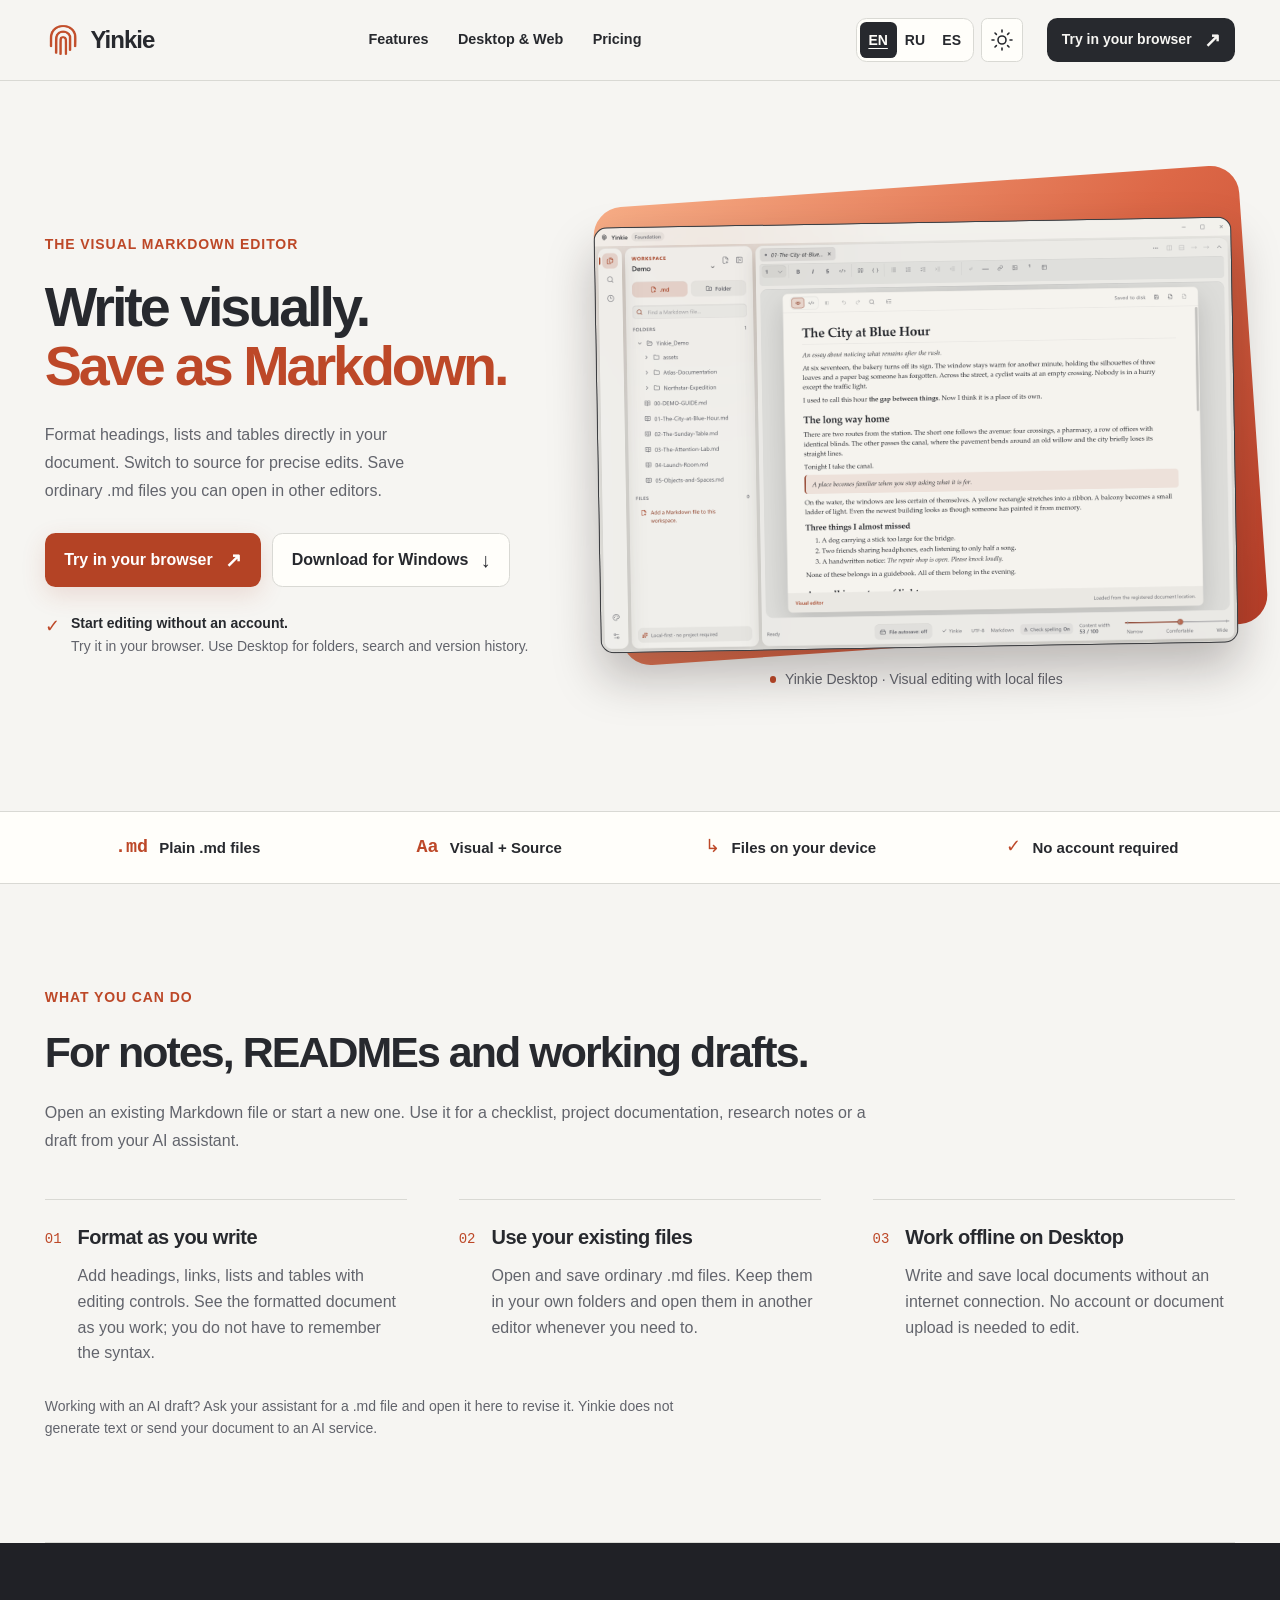
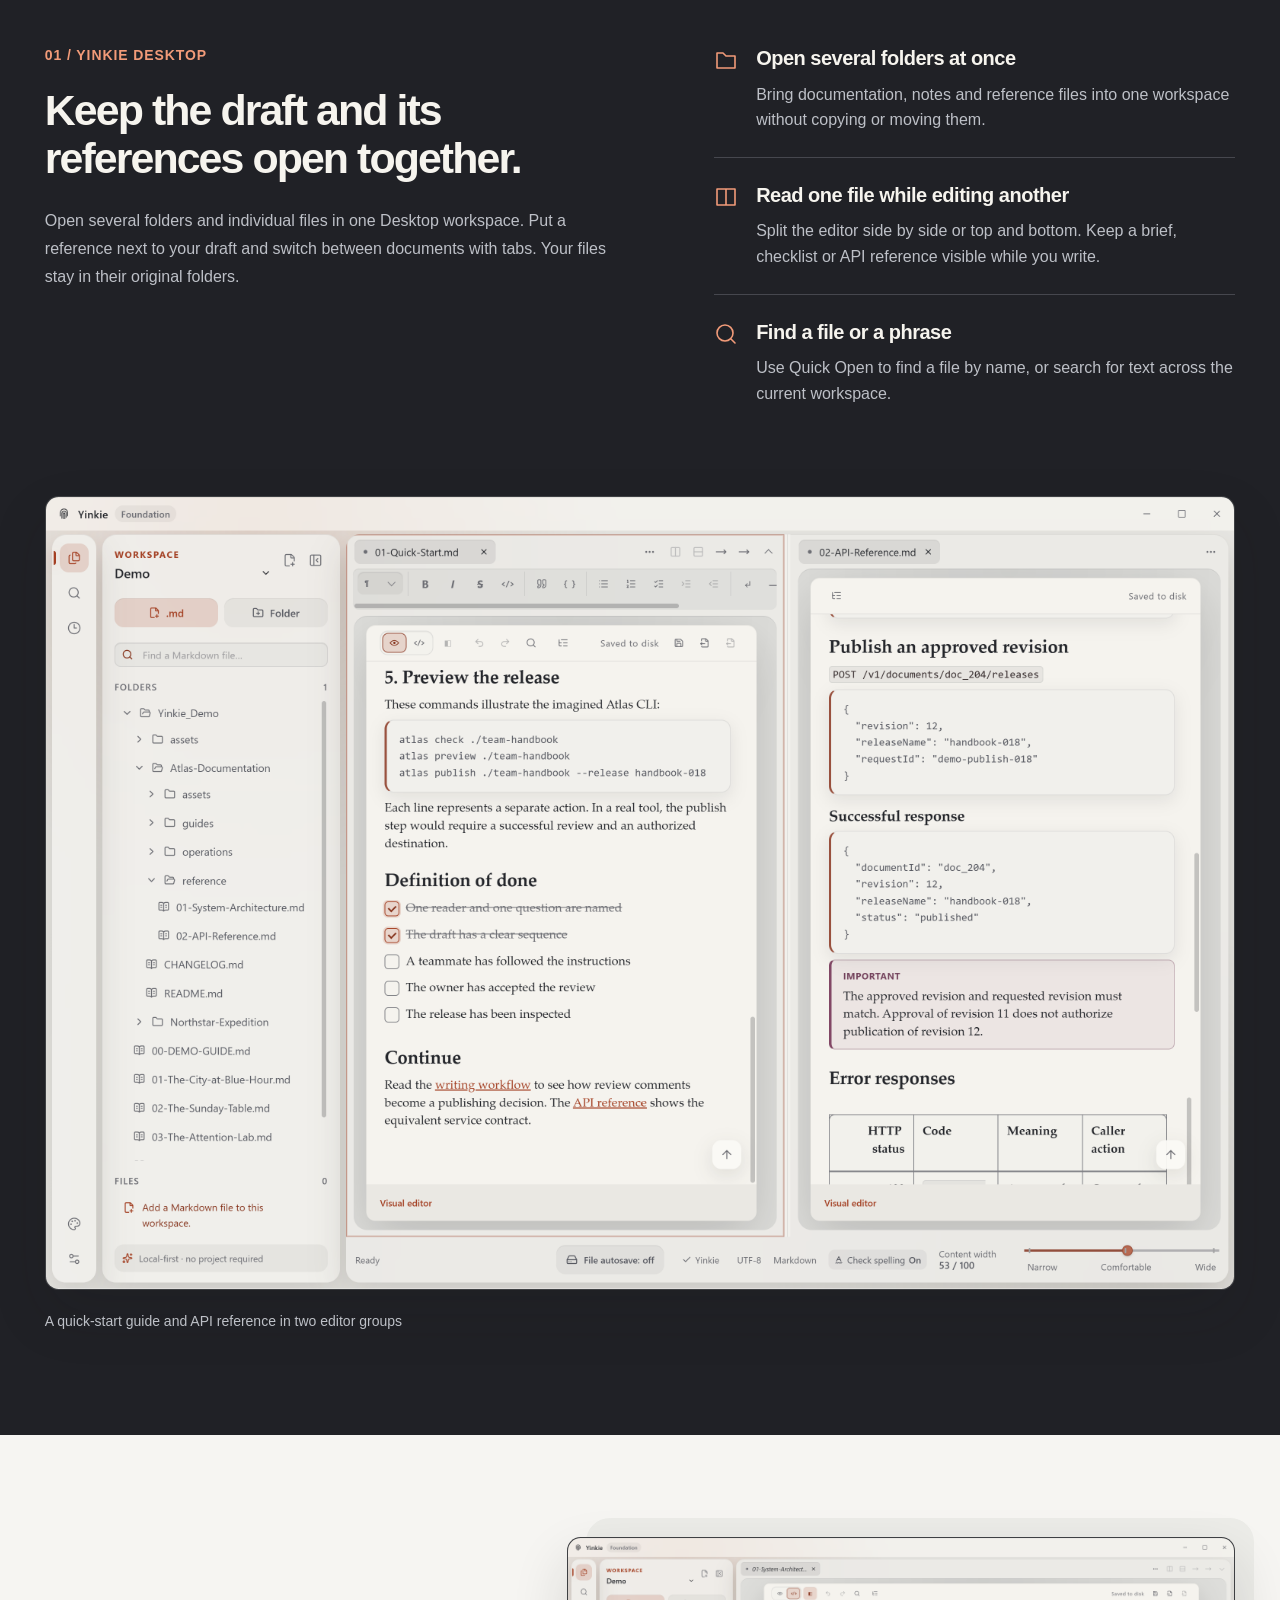
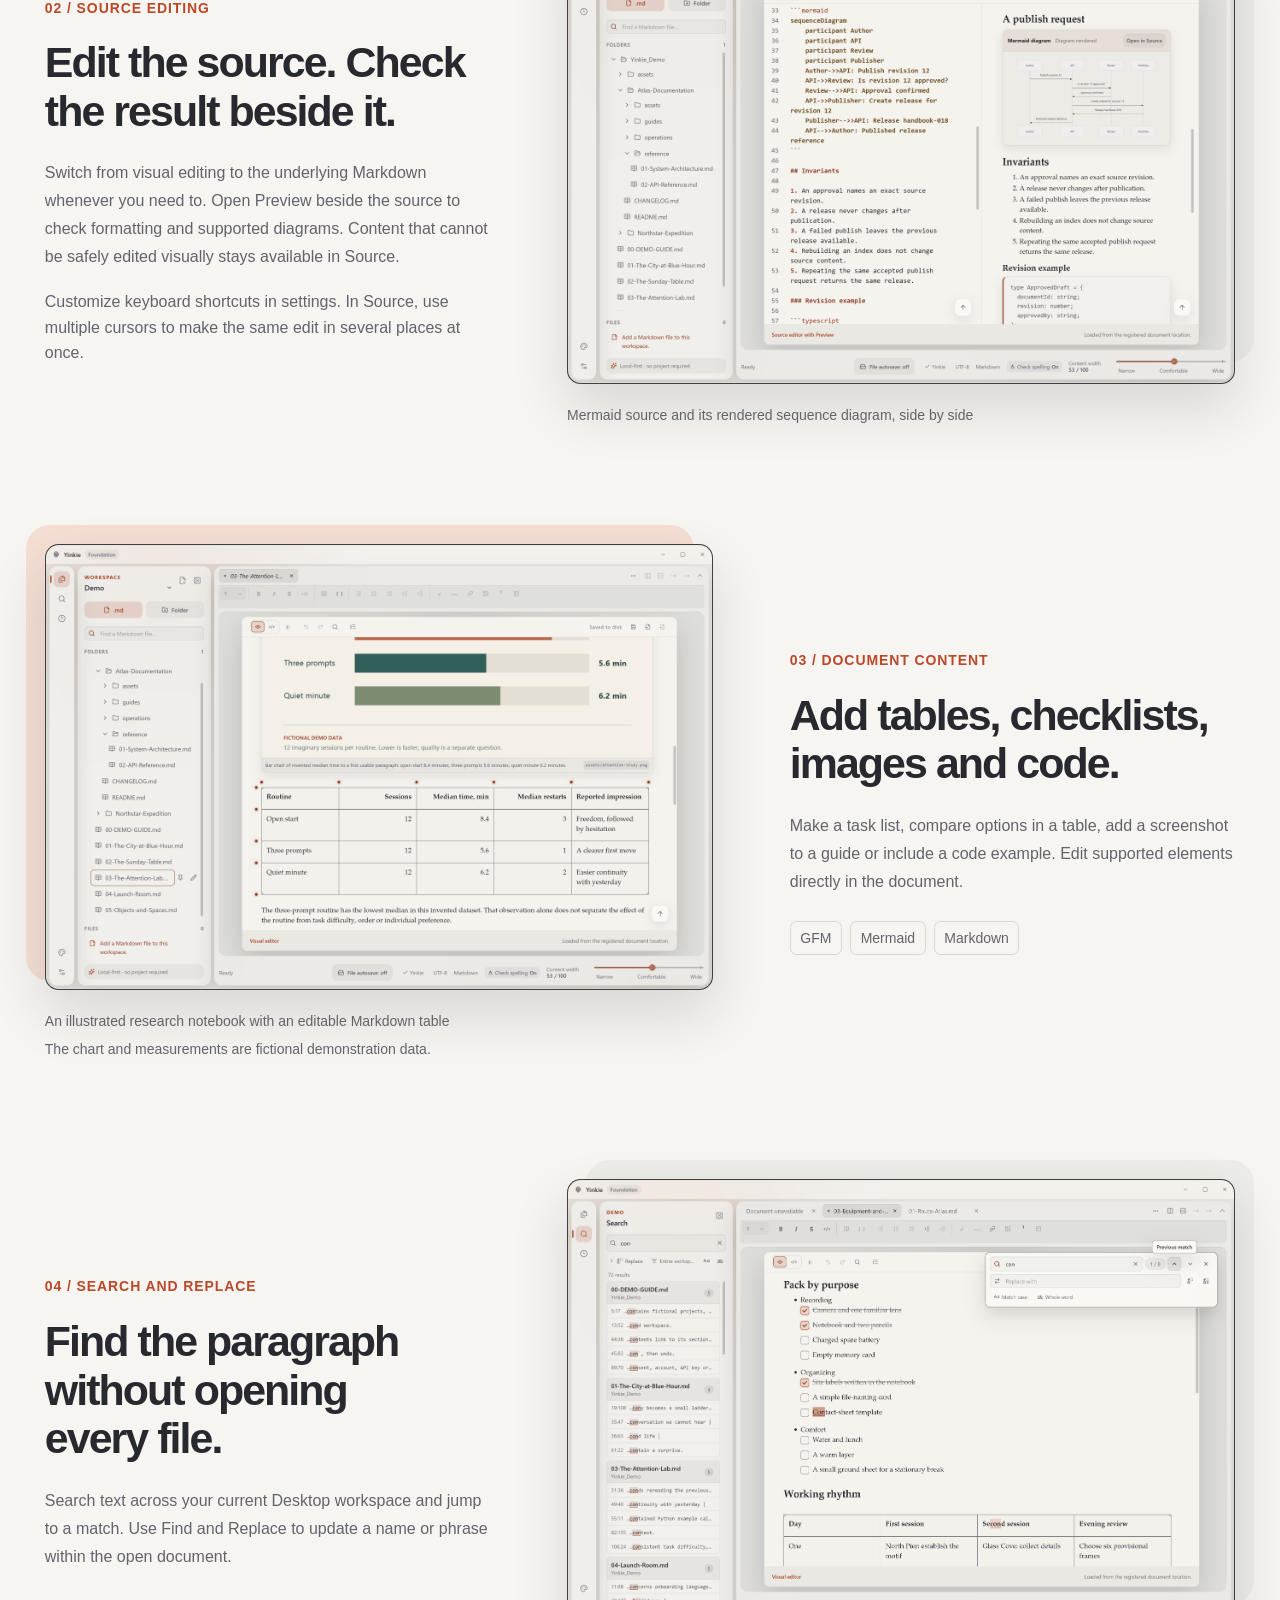
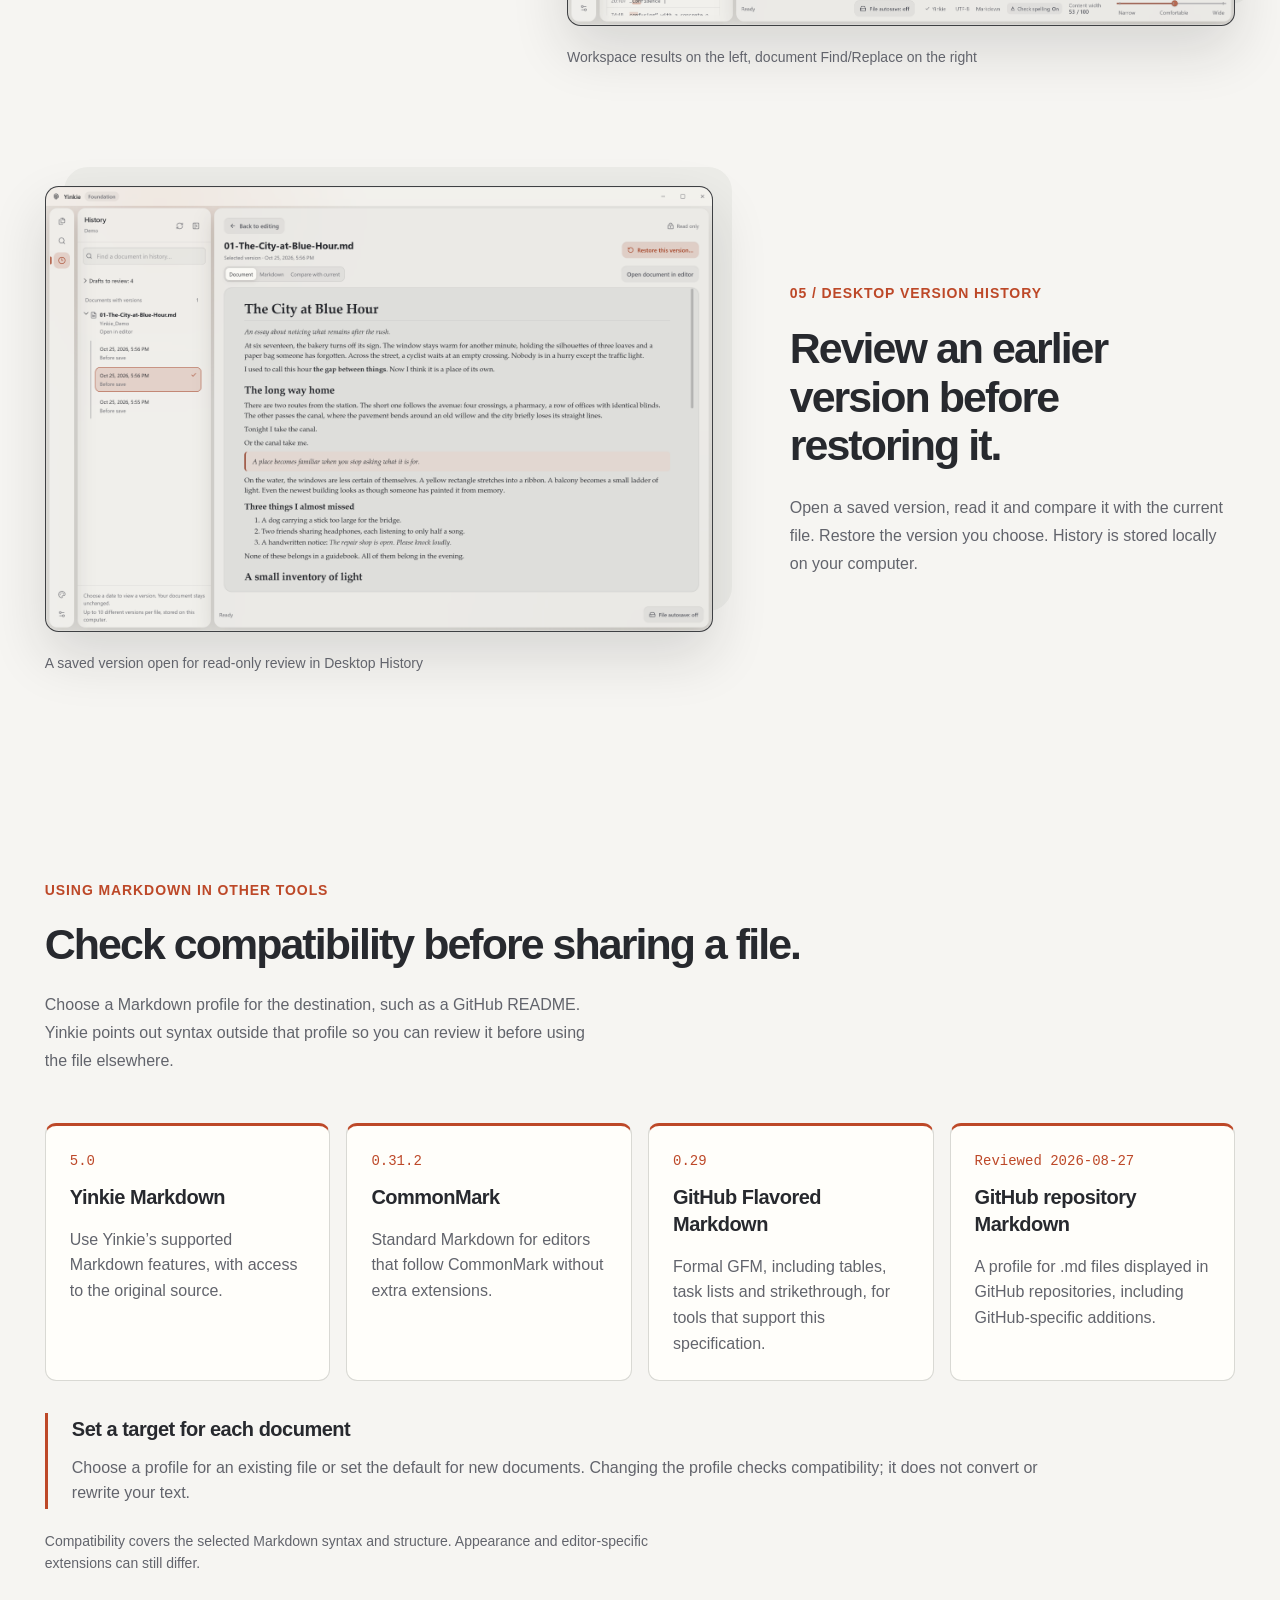
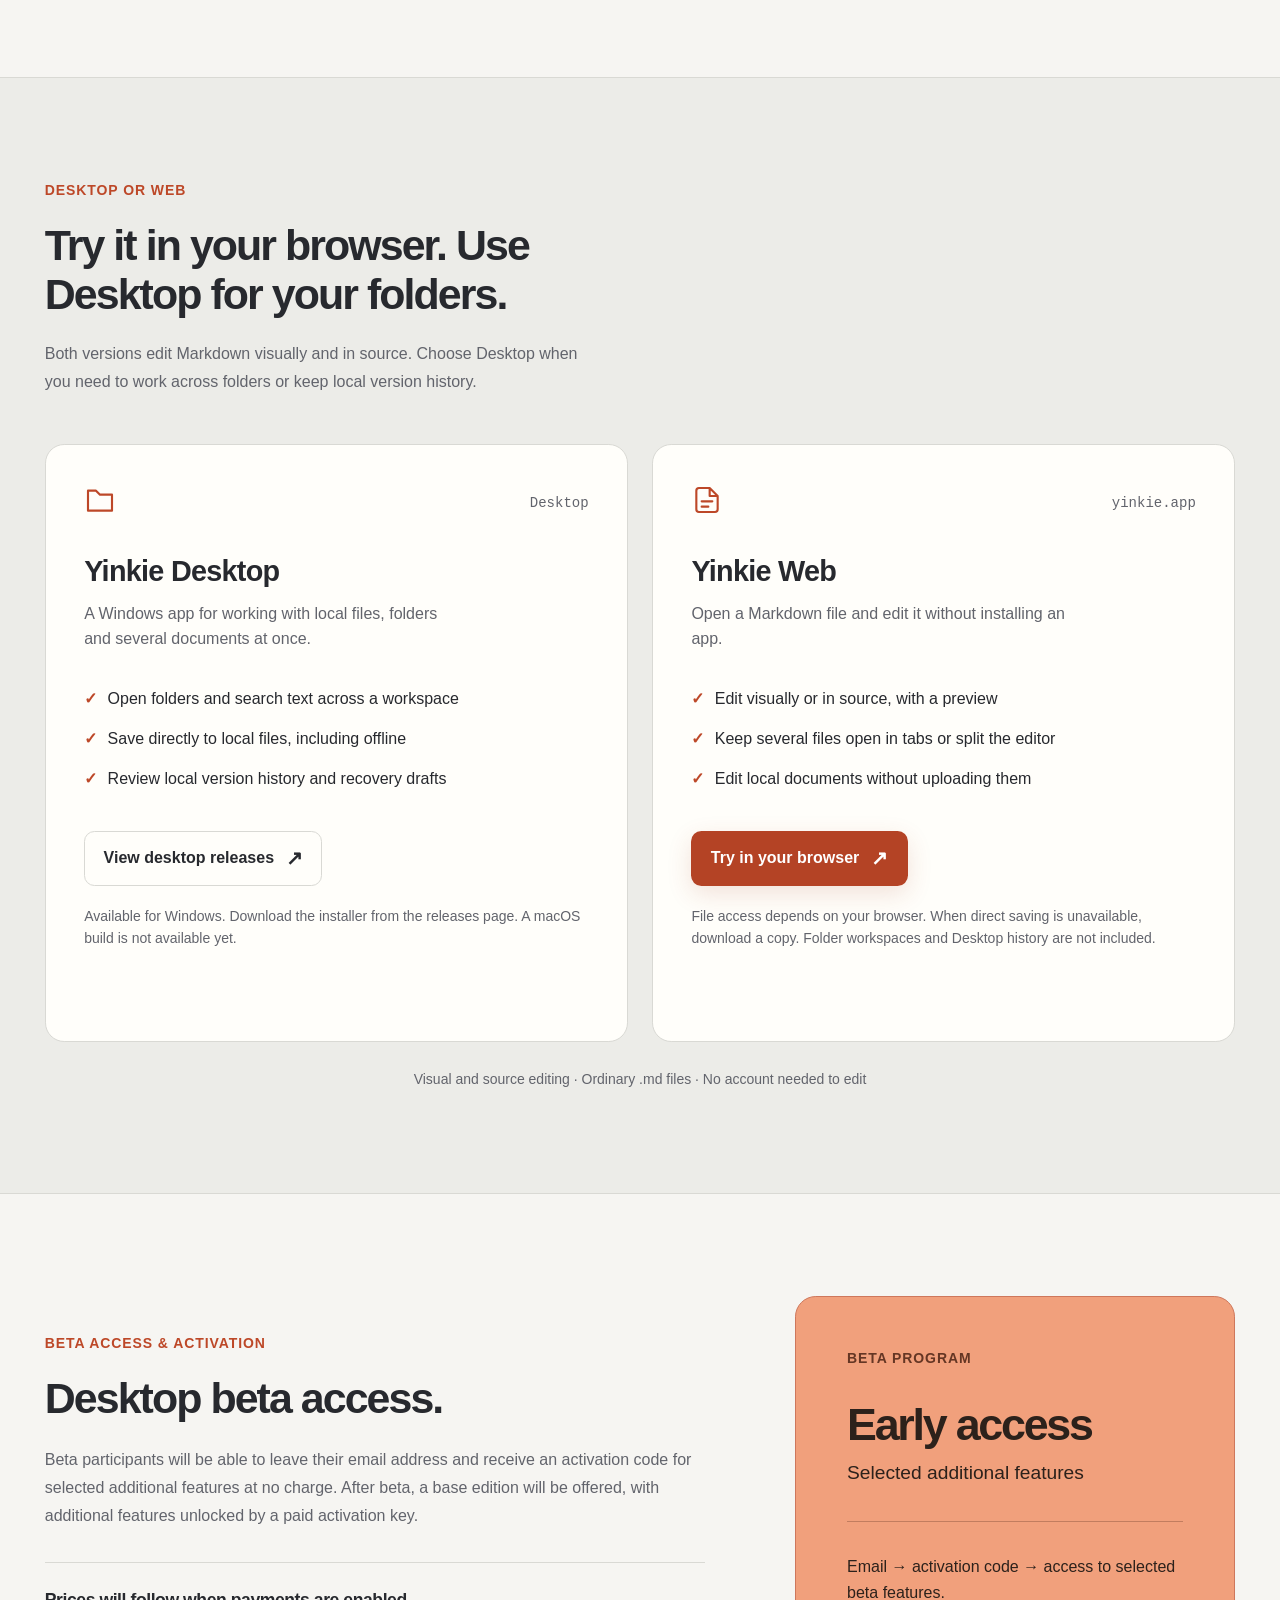
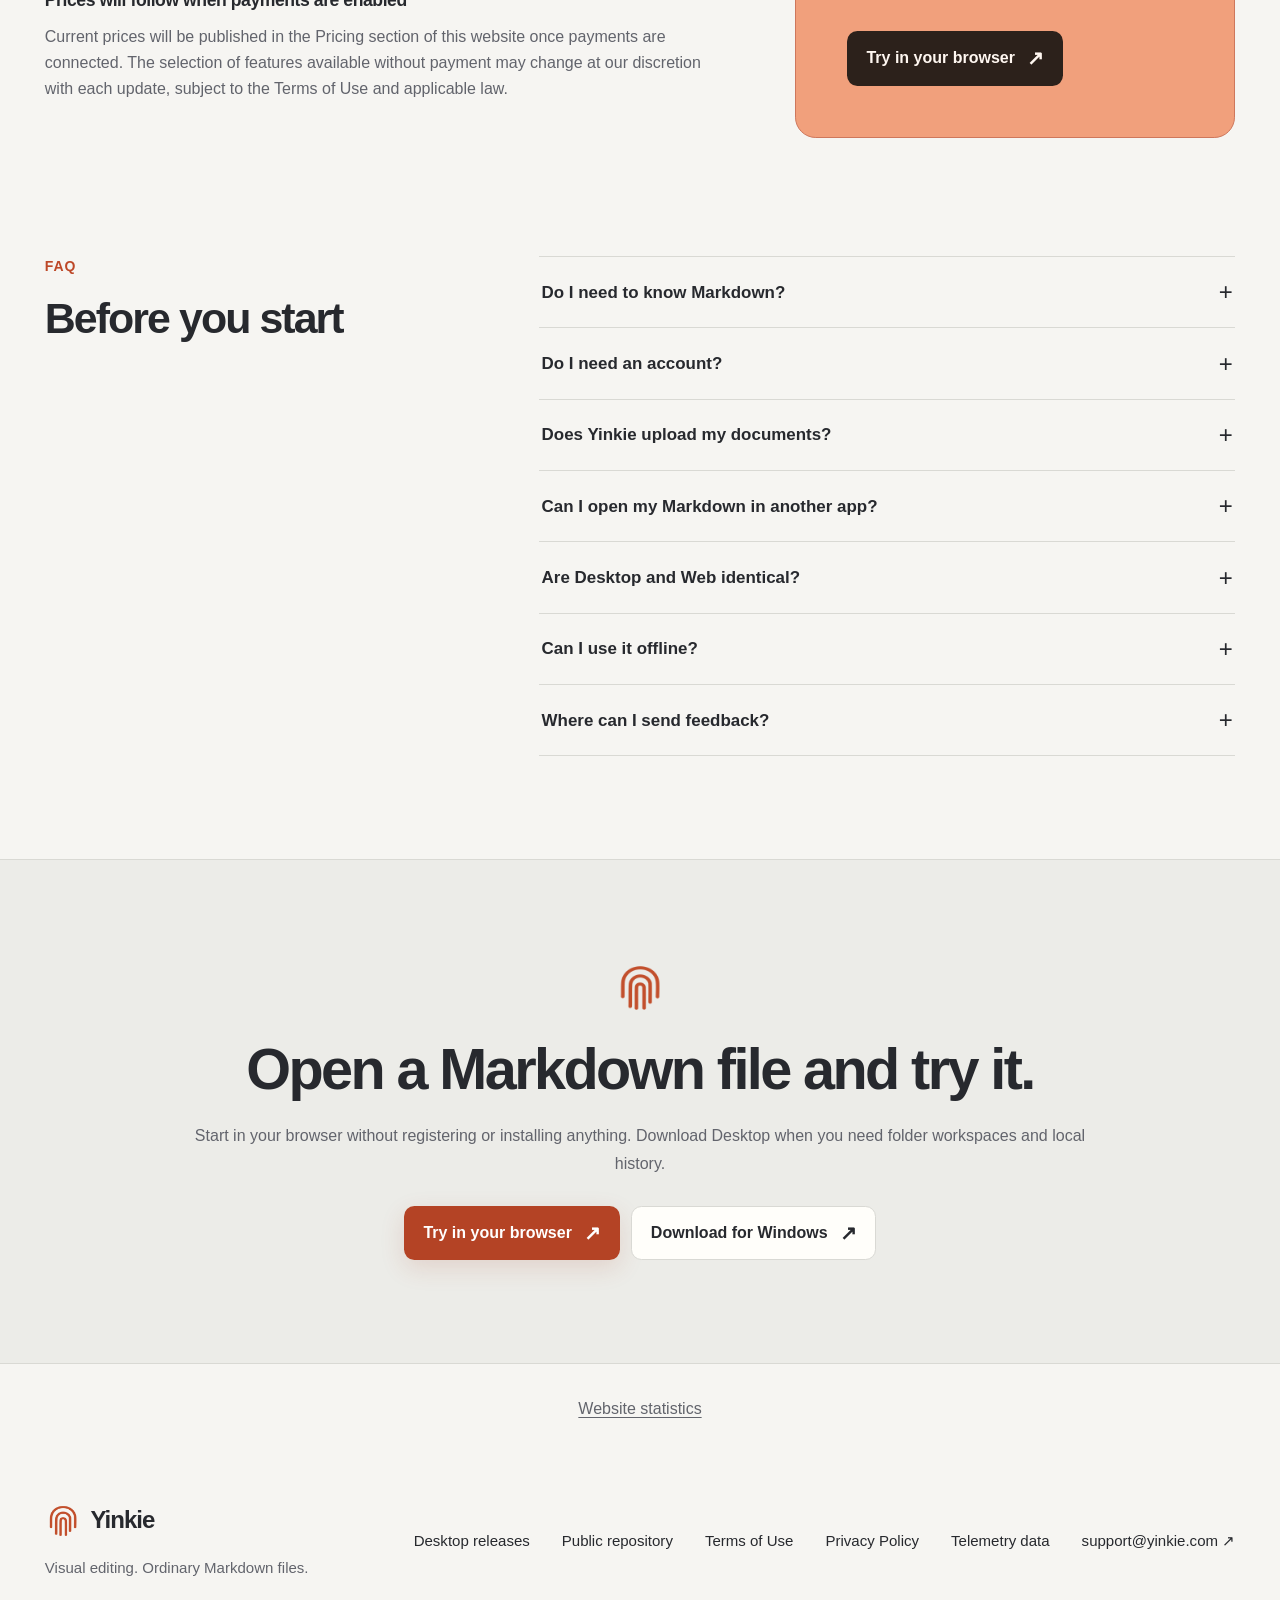
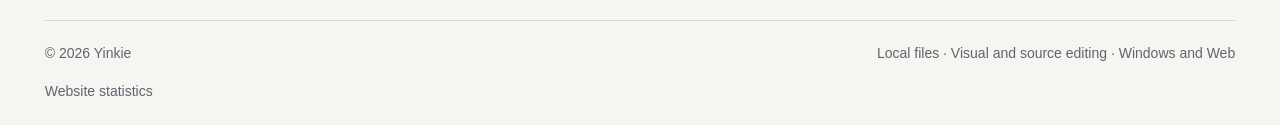
<file: index.html>
<!doctype html>
<html lang="en">
<head>
  <meta charset="utf-8"/>
  <meta name="viewport" content="width=device-width, initial-scale=1"/>
  <title>Yinkie — Visual Markdown editor</title>
  <meta name="description" content="Edit Markdown visually, keep local .md files and switch to source when needed. Try Yinkie in your browser or use folders, search and history on Windows."/>
  <meta name="theme-color" content="#f6f5f2"/>
  <meta name="color-scheme" content="light dark"/>
  <link rel="canonical" href="https://yinkie.com/"/>
  <meta property="og:type" content="website"/>
  <meta property="og:url" content="https://yinkie.com/"/>
  <meta property="og:site_name" content="Yinkie"/>
  <meta property="og:title" content="Yinkie — Visual Markdown editor"/>
  <meta property="og:description" content="Edit Markdown visually, keep local .md files and switch to source when needed. Try Yinkie in your browser or use folders, search and history on Windows."/>
  <meta name="twitter:card" content="summary"/>
  <meta name="twitter:title" content="Yinkie — Visual Markdown editor"/>
  <meta name="twitter:description" content="Edit Markdown visually, keep local .md files and switch to source when needed. Try Yinkie in your browser or use folders, search and history on Windows."/>
  <link rel="icon" type="image/png" href="assets/yinkie-icon.png"/>
  <script>
    try {
      const choice = localStorage.getItem('yinkie-site-theme');
      if (choice === 'light' || choice === 'dark') document.documentElement.dataset.theme = choice;
    } catch {}
  </script>
  <link rel="stylesheet" href="styles.css"/>
  <script defer src="locales.js"></script>
  <script defer src="app.js"></script>
  <script type="module" src="analytics.js"></script>
</head>
<body>
  <a class="skip-link" href="#main"><span data-i18n="nav.skip">Skip to content</span></a>
  <header class="site-header">
    <div class="header-inner wrap">
      <a class="brand" href="#top" aria-label="Yinkie"><img src="assets/yinkie-icon.png" width="36" height="36" alt=""/><span>Yinkie</span></a>
      <nav class="main-nav" aria-label="Yinkie">
        <a href="#inside"><span data-i18n="nav.features">Features</span></a>
        <a href="#platforms"><span data-i18n="nav.platforms">Desktop &amp; Web</span></a>
        <a href="#pricing"><span data-i18n="nav.pricing">Pricing</span></a>
      </nav>
      <div class="header-tools" hidden data-enhancement>
        <div class="language-controls" role="group" aria-label="Language" data-i18n-label="nav.language">
          <button type="button" lang="en" data-locale="en" aria-label="English" aria-pressed="true">EN</button>
          <button type="button" lang="ru" data-locale="ru" aria-label="Русский" aria-pressed="false">RU</button>
          <button type="button" lang="es" data-locale="es" aria-label="Español" aria-pressed="false">ES</button>
        </div>
        <button class="theme-toggle" type="button" aria-label="Dark theme" data-i18n-label="nav.theme" aria-pressed="false" data-theme-toggle><svg aria-hidden="true" viewBox="0 0 24 24" fill="none" stroke="currentColor" stroke-width="1.6" stroke-linecap="round" stroke-linejoin="round"><path d="M12 8a4 4 0 1 0 0 8 4 4 0 0 0 0-8 M12 2v2 M12 20v2 M2 12h2 M20 12h2 M5 5l1.4 1.4 M17.6 17.6l1.4 1.4 M5 19l1.4-1.4 M17.6 6.4l1.4-1.4"/></svg></button>
      </div>
      <a class="button compact header-action" href="https://yinkie.app" data-statistics-link="web-app" data-statistics-placement="header"><span data-i18n="action.web">Try in your browser</span><span aria-hidden="true">↗</span></a>
    </div>
  </header>
  <main id="main" tabindex="-1">
    <section class="hero wrap" id="top" aria-labelledby="hero-title">
      <div class="hero-copy">
        <p data-i18n="hero.eyebrow" class="eyebrow">THE VISUAL MARKDOWN EDITOR</p>
        <h1 id="hero-title"><span data-i18n="hero.title">Write visually.</span> <span data-i18n="hero.accent" class="accent">Save as Markdown.</span></h1>
        <p data-i18n="hero.body" class="lede">Format headings, lists and tables directly in your document. Switch to source for precise edits. Save ordinary .md files you can open in other editors.</p>
        <div class="actions"><a class="button primary" href="https://yinkie.app" data-statistics-link="web-app" data-statistics-placement="hero"><span data-i18n="action.web">Try in your browser</span><span aria-hidden="true">↗</span></a><a class="button secondary" href="#platforms" data-statistics-link="download-section" data-statistics-placement="hero"><span data-i18n="action.desktop">Download for Windows</span><span aria-hidden="true">↓</span></a></div>
        <div class="access-note"><span aria-hidden="true" class="check">✓</span><div><strong data-i18n="hero.access">Start editing without an account.</strong><span data-i18n="hero.note">Try it in your browser. Use Desktop for folders, search and version history.</span></div></div>
      </div>
      <figure class="hero-media">
        <a class="screenshot-link product-frame" href="assets/screenshots/yinkie-writing-light.webp" data-shot-light="assets/screenshots/yinkie-writing-light.webp" data-shot-dark="assets/screenshots/yinkie-writing-dark.webp"><picture><source data-theme-source media="(prefers-color-scheme: dark)" srcset="assets/screenshots/yinkie-writing-dark.webp" width="3120" height="2076"/><img src="assets/screenshots/yinkie-writing-light.webp" width="3120" height="2080" alt="The City at Blue Hour essay in the Yinkie Desktop Visual editor, with the demo folder tree." data-i18n-alt="hero.alt" fetchpriority="high"/></picture></a>
        <figcaption><span class="status-dot" aria-hidden="true"></span><span data-i18n="hero.caption">Yinkie Desktop · Visual editing with local files</span></figcaption>
      </figure>
    </section>
    <div class="trust-strip"><div class="wrap trust-inner">
      <div><span class="trust-symbol" aria-hidden="true">.md</span><span data-i18n="trust.files">Plain .md files</span></div>
<div><span class="trust-symbol" aria-hidden="true">Aa</span><span data-i18n="trust.modes">Visual + Source</span></div>
<div><span class="trust-symbol" aria-hidden="true">↳</span><span data-i18n="trust.local">Files on your device</span></div>
<div><span class="trust-symbol" aria-hidden="true">✓</span><span data-i18n="trust.account">No account required</span></div>
    </div></div>
    <section class="benefits-section wrap section" id="inside" aria-labelledby="benefits-title">
      <div class="benefits-heading"><p data-i18n="benefits.kicker" class="eyebrow">WHAT YOU CAN DO</p><h2 data-i18n="benefits.title" id="benefits-title">For notes, READMEs and working drafts.</h2><p data-i18n="benefits.body" class="lede">Open an existing Markdown file or start a new one. Use it for a checklist, project documentation, research notes or a draft from your AI assistant.</p></div>
      <ol class="benefits-flow"><li><span class="step-number" aria-hidden="true">01</span><div><h3 data-i18n="benefits.one.title" >Format as you write</h3><p data-i18n="benefits.one.body" >Add headings, links, lists and tables with editing controls. See the formatted document as you work; you do not have to remember the syntax.</p></div></li><li><span class="step-number" aria-hidden="true">02</span><div><h3 data-i18n="benefits.two.title" >Use your existing files</h3><p data-i18n="benefits.two.body" >Open and save ordinary .md files. Keep them in your own folders and open them in another editor whenever you need to.</p></div></li><li><span class="step-number" aria-hidden="true">03</span><div><h3 data-i18n="benefits.three.title" >Work offline on Desktop</h3><p data-i18n="benefits.three.body" >Write and save local documents without an internet connection. No account or document upload is needed to edit.</p></div></li></ol>
      <p data-i18n="benefits.note" class="benefits-note">Working with an AI draft? Ask your assistant for a .md file and open it here to revise it. Yinkie does not generate text or send your document to an AI service.</p>
    </section>
    <section class="workspace-section" aria-labelledby="workspace-title">
      <div class="wrap section workspace-inner">
        <div class="workspace-heading"><p data-i18n="workspace.kicker" class="eyebrow">01 / YINKIE DESKTOP</p><h2 data-i18n="workspace.title" id="workspace-title">Keep the draft and its references open together.</h2><p data-i18n="workspace.body" class="lede">Open several folders and individual files in one Desktop workspace. Put a reference next to your draft and switch between documents with tabs. Your files stay in their original folders.</p></div>
        <div class="workspace-features">
          <article><svg aria-hidden="true" viewBox="0 0 24 24" fill="none" stroke="currentColor" stroke-width="1.6" stroke-linecap="round" stroke-linejoin="round"><path d="M3 7V5h6l3 3h9v12H3z"/></svg><div><h3 data-i18n="workspace.roots.title">Open several folders at once</h3><p data-i18n="workspace.roots.body">Bring documentation, notes and reference files into one workspace without copying or moving them.</p></div></article>
<article><svg aria-hidden="true" viewBox="0 0 24 24" fill="none" stroke="currentColor" stroke-width="1.6" stroke-linecap="round" stroke-linejoin="round"><path d="M3 4h18v16H3z M12 4v16"/></svg><div><h3 data-i18n="workspace.split.title">Read one file while editing another</h3><p data-i18n="workspace.split.body">Split the editor side by side or top and bottom. Keep a brief, checklist or API reference visible while you write.</p></div></article>
<article><svg aria-hidden="true" viewBox="0 0 24 24" fill="none" stroke="currentColor" stroke-width="1.6" stroke-linecap="round" stroke-linejoin="round"><path d="M17 17l4 4 M19 11a8 8 0 1 1-16 0 8 8 0 0 1 16 0"/></svg><div><h3 data-i18n="workspace.search.title">Find a file or a phrase</h3><p data-i18n="workspace.search.body">Use Quick Open to find a file by name, or search for text across the current workspace.</p></div></article>
        </div>
        <figure class="workspace-media"><a class="screenshot-link product-frame" href="assets/screenshots/yinkie-split-editing-light.webp" data-shot-light="assets/screenshots/yinkie-split-editing-light.webp" data-shot-dark="assets/screenshots/yinkie-split-editing-dark.webp"><picture><source data-theme-source media="(prefers-color-scheme: dark)" srcset="assets/screenshots/yinkie-split-editing-dark.webp" width="3120" height="2080"/><img src="assets/screenshots/yinkie-split-editing-light.webp" width="3120" height="2080" alt="Two Yinkie Desktop editor groups showing a checklist, code and an API reference side by side." data-i18n-alt="workspace.alt" loading="lazy" decoding="async"/></picture></a><figcaption data-i18n="workspace.caption">A quick-start guide and API reference in two editor groups</figcaption></figure>
      </div>
    </section>
    <section class="section wrap editorial" aria-labelledby="source-title">
      <div class="editorial-copy"><p data-i18n="source.kicker" class="eyebrow">02 / SOURCE EDITING</p><h2 data-i18n="source.title" id="source-title">Edit the source. Check the result beside it.</h2><p data-i18n="source.body" class="lede">Switch from visual editing to the underlying Markdown whenever you need to. Open Preview beside the source to check formatting and supported diagrams. Content that cannot be safely edited visually stays available in Source.</p><p class="source-tools" data-i18n="source.tools">Customize keyboard shortcuts in settings. In Source, use multiple cursors to make the same edit in several places at once.</p></div>
      <figure class="editorial-media source-media"><a class="screenshot-link product-frame" href="assets/screenshots/yinkie-source-preview-light.webp" data-shot-light="assets/screenshots/yinkie-source-preview-light.webp" data-shot-dark="assets/screenshots/yinkie-source-preview-dark.webp"><picture><source data-theme-source media="(prefers-color-scheme: dark)" srcset="assets/screenshots/yinkie-source-preview-dark.webp" width="3120" height="2080"/><img src="assets/screenshots/yinkie-source-preview-light.webp" width="3120" height="2080" alt="Mermaid sequence-diagram code in Source beside the rendered A publish request section in Preview." data-i18n-alt="source.alt" loading="lazy" decoding="async"/></picture></a><figcaption><span data-i18n="source.caption">Mermaid source and its rendered sequence diagram, side by side</span></figcaption></figure>
    </section>
    <section class="section wrap editorial reverse" aria-labelledby="rich-title">
      <div class="editorial-copy"><p data-i18n="rich.kicker" class="eyebrow">03 / DOCUMENT CONTENT</p><h2 data-i18n="rich.title" id="rich-title">Add tables, checklists, images and code.</h2><p data-i18n="rich.body" class="lede">Make a task list, compare options in a table, add a screenshot to a guide or include a code example. Edit supported elements directly in the document.</p><div class="format-tags" aria-label="Markdown"><span>GFM</span><span>Mermaid</span><span>Markdown</span></div></div>
      <figure class="editorial-media rich-media"><a class="screenshot-link product-frame" href="assets/screenshots/yinkie-rich-document-light.webp" data-shot-light="assets/screenshots/yinkie-rich-document-light.webp" data-shot-dark="assets/screenshots/yinkie-rich-document-dark.webp"><picture><source data-theme-source media="(prefers-color-scheme: dark)" srcset="assets/screenshots/yinkie-rich-document-dark.webp" width="3120" height="2078"/><img src="assets/screenshots/yinkie-rich-document-light.webp" width="3120" height="2080" alt="The Attention Lab demo document with a local chart image and a table of illustrative research results." data-i18n-alt="rich.alt" loading="lazy" decoding="async"/></picture></a><figcaption><span data-i18n="rich.caption">An illustrated research notebook with an editable Markdown table</span><span data-i18n="rich.note" class="caption-note">The chart and measurements are fictional demonstration data.</span></figcaption></figure>
    </section>
    <section class="section wrap editorial" aria-labelledby="search-title">
      <div class="editorial-copy"><p class="eyebrow" data-i18n="search.kicker">04 / SEARCH AND REPLACE</p><h2 id="search-title" data-i18n="search.title">Find the paragraph without opening every file.</h2><p class="lede" data-i18n="search.body">Search text across your current Desktop workspace and jump to a match. Use Find and Replace to update a name or phrase within the open document.</p></div>
      <figure class="editorial-media"><a class="screenshot-link product-frame" href="assets/screenshots/yinkie-workspace-search-light.webp" data-shot-light="assets/screenshots/yinkie-workspace-search-light.webp" data-shot-dark="assets/screenshots/yinkie-workspace-search-dark.webp"><picture><source data-theme-source media="(prefers-color-scheme: dark)" srcset="assets/screenshots/yinkie-workspace-search-dark.webp" width="3120" height="2078"/><img src="assets/screenshots/yinkie-workspace-search-light.webp" width="3118" height="2080" alt="Yinkie Desktop workspace search results for con alongside highlighted matches and document Find/Replace in an equipment checklist." data-i18n-alt="search.alt" loading="lazy" decoding="async"/></picture></a><figcaption data-i18n="search.caption">Workspace results on the left, document Find/Replace on the right</figcaption></figure>
    </section>
    <section class="section wrap editorial reverse" aria-labelledby="history-title">
      <div class="editorial-copy"><p class="eyebrow" data-i18n="history.kicker">05 / DESKTOP VERSION HISTORY</p><h2 id="history-title" data-i18n="history.title">Review an earlier version before restoring it.</h2><p class="lede" data-i18n="history.body">Open a saved version, read it and compare it with the current file. Restore the version you choose. History is stored locally on your computer.</p></div>
      <figure class="editorial-media"><a class="screenshot-link product-frame" href="assets/screenshots/yinkie-history-light.webp" data-shot-light="assets/screenshots/yinkie-history-light.webp" data-shot-dark="assets/screenshots/yinkie-history-dark.webp"><picture><source data-theme-source media="(prefers-color-scheme: dark)" srcset="assets/screenshots/yinkie-history-dark.webp" width="3120" height="2052"/><img src="assets/screenshots/yinkie-history-light.webp" width="3120" height="2080" alt="Yinkie Desktop History with three saved versions and a read-only preview of The City at Blue Hour." data-i18n-alt="history.alt" loading="lazy" decoding="async"/></picture></a><figcaption data-i18n="history.caption">A saved version open for read-only review in Desktop History</figcaption></figure>
    </section>
    <section class="dialect-section section wrap" aria-labelledby="dialect-title">
      <div class="section-heading"><p data-i18n="dialect.kicker" class="eyebrow">USING MARKDOWN IN OTHER TOOLS</p><h2 data-i18n="dialect.title" id="dialect-title">Check compatibility before sharing a file.</h2><p data-i18n="dialect.body" class="lede">Choose a Markdown profile for the destination, such as a GitHub README. Yinkie points out syntax outside that profile so you can review it before using the file elsewhere.</p></div>
      <div class="dialect-grid"><article class="dialect-card"><p class="dialect-version">5.0</p><h3 data-i18n="dialect.yinkie.name" >Yinkie Markdown</h3><p data-i18n="dialect.yinkie.body" >Use Yinkie’s supported Markdown features, with access to the original source.</p></article><article class="dialect-card"><p class="dialect-version">0.31.2</p><h3 data-i18n="dialect.commonmark.name" >CommonMark</h3><p data-i18n="dialect.commonmark.body" >Standard Markdown for editors that follow CommonMark without extra extensions.</p></article><article class="dialect-card"><p class="dialect-version">0.29</p><h3 data-i18n="dialect.gfm.name" >GitHub Flavored Markdown</h3><p data-i18n="dialect.gfm.body" >Formal GFM, including tables, task lists and strikethrough, for tools that support this specification.</p></article><article class="dialect-card"><p data-i18n="dialect.github.version" class="dialect-version">Reviewed 2026-08-27</p><h3 data-i18n="dialect.github.name" >GitHub repository Markdown</h3><p data-i18n="dialect.github.body" >A profile for .md files displayed in GitHub repositories, including GitHub-specific additions.</p></article></div>
      <div class="compatibility-example"><h3 data-i18n="dialect.example.title" >Set a target for each document</h3><p data-i18n="dialect.example.body" >Choose a profile for an existing file or set the default for new documents. Changing the profile checks compatibility; it does not convert or rewrite your text.</p></div>
      <p data-i18n="dialect.note" class="dialect-note">Compatibility covers the selected Markdown syntax and structure. Appearance and editor-specific extensions can still differ.</p>
    </section>
    <section class="platform-section" id="platforms" aria-labelledby="platform-title">
      <div class="wrap section">
        <div class="section-heading"><p data-i18n="platform.kicker" class="eyebrow">DESKTOP OR WEB</p><h2 data-i18n="platform.title" id="platform-title">Try it in your browser. Use Desktop for your folders.</h2><p data-i18n="platform.body" class="lede">Both versions edit Markdown visually and in source. Choose Desktop when you need to work across folders or keep local version history.</p></div>
        <div class="platform-grid">
          <article class="platform-card">
            <div class="platform-top"><span class="platform-symbol" aria-hidden="true"><svg aria-hidden="true" viewBox="0 0 24 24" fill="none" stroke="currentColor" stroke-width="1.6" stroke-linecap="round" stroke-linejoin="round"><path d="M3 7V5h6l3 3h9v12H3z"/></svg></span><span class="domain">Desktop</span></div>
            <h3>Yinkie Desktop</h3><p data-i18n="platform.desktop.body" class="platform-description">A Windows app for working with local files, folders and several documents at once.</p>
            <ul class="check-list"><li data-i18n="platform.desktop.one">Open folders and search text across a workspace</li><li data-i18n="platform.desktop.two">Save directly to local files, including offline</li><li data-i18n="platform.desktop.three">Review local version history and recovery drafts</li></ul>
            <a class="button secondary" href="https://github.com/TrinkieYinkie/Yinkie_releases/releases" data-statistics-link="releases" data-statistics-placement="platforms"><span data-i18n="action.releases">View desktop releases</span><span aria-hidden="true">↗</span></a><p data-i18n="platform.desktop.note" class="platform-note">Available for Windows. Download the installer from the releases page. A macOS build is not available yet.</p>
          </article>
          <article class="platform-card web-card">
            <div class="platform-top"><span class="platform-symbol" aria-hidden="true"><svg aria-hidden="true" viewBox="0 0 24 24" fill="none" stroke="currentColor" stroke-width="1.6" stroke-linecap="round" stroke-linejoin="round"><path d="M14 3H6a2 2 0 0 0-2 2v14a2 2 0 0 0 2 2h12a2 2 0 0 0 2-2V9z M14 3v6h6 M8 13h8 M8 17h5"/></svg></span><span class="domain">yinkie.app</span></div>
            <h3>Yinkie Web</h3><p data-i18n="platform.web.body" class="platform-description">Open a Markdown file and edit it without installing an app.</p>
            <ul class="check-list"><li data-i18n="platform.web.one">Edit visually or in source, with a preview</li><li data-i18n="platform.web.two">Keep several files open in tabs or split the editor</li><li data-i18n="platform.web.three">Edit local documents without uploading them</li></ul>
            <a class="button primary" href="https://yinkie.app" data-statistics-link="web-app" data-statistics-placement="platforms"><span data-i18n="action.web">Try in your browser</span><span aria-hidden="true">↗</span></a><p data-i18n="platform.web.note" class="platform-note">File access depends on your browser. When direct saving is unavailable, download a copy. Folder workspaces and Desktop history are not included.</p>
          </article>
        </div>
        <p data-i18n="platform.common" class="platform-common">Visual and source editing · Ordinary .md files · No account needed to edit</p>
      </div>
    </section>
    <section class="wrap section pricing-section" id="pricing" aria-labelledby="pricing-title">
      <div class="pricing-copy"><span id="free" aria-hidden="true"></span><p data-i18n="pricing.kicker" class="eyebrow">BETA ACCESS &amp; ACTIVATION</p><h2 data-i18n="pricing.title" id="pricing-title">Desktop beta access.</h2><p data-i18n="pricing.body" class="lede">Beta participants will be able to leave their email address and receive an activation code for selected additional features at no charge. After beta, a base edition will be offered, with additional features unlocked by a paid activation key.</p>
        <div class="future-note"><h3 data-i18n="pricing.future.title">Prices will follow when payments are enabled</h3><p data-i18n="pricing.future">Current prices will be published in the Pricing section of this website once payments are connected. The selection of features available without payment may change at our discretion with each update, subject to the Terms of Use and applicable law.</p></div>
      </div>
      <div class="pricing-card"><p data-i18n="pricing.label" class="eyebrow">BETA PROGRAM</p><p data-i18n="pricing.access" class="access-title">Early access</p><p data-i18n="pricing.scope" class="pricing-scope">Selected additional features</p><span class="pricing-divider" aria-hidden="true"></span><p data-i18n="pricing.card">Email → activation code → access to selected beta features.</p><a class="button ink-button" href="https://yinkie.app" data-statistics-link="web-app" data-statistics-placement="free"><span data-i18n="action.web">Try in your browser</span><span aria-hidden="true">↗</span></a></div>
    </section>
    <section class="faq-section wrap section" aria-labelledby="faq-title">
      <div><p class="eyebrow">FAQ</p><h2 data-i18n="faq.title" id="faq-title">Before you start</h2></div>
      <div class="faq-list"><details><summary><span data-i18n="faq.six.q">Do I need to know Markdown?</span><span class="disclosure-icon" aria-hidden="true">+</span></summary><p data-i18n="faq.six.a">You can write and format headings, lists, links and tables using the visual editor. The file is saved as Markdown. Source mode is available when you want to edit the syntax directly.</p></details>
<details><summary><span data-i18n="faq.one.q">Do I need an account?</span><span class="disclosure-icon" aria-hidden="true">+</span></summary><p data-i18n="faq.one.a">No. You can open, edit and save documents without registering.</p></details>
<details><summary><span data-i18n="faq.two.q">Does Yinkie upload my documents?</span><span class="disclosure-icon" aria-hidden="true">+</span></summary><p data-i18n="faq.two.a">Opening and editing a local document does not require uploading it to Yinkie. Remote images in a document are loaded only with your explicit permission.</p></details>
<details><summary><span data-i18n="faq.three.q">Can I open my Markdown in another app?</span><span class="disclosure-icon" aria-hidden="true">+</span></summary><p data-i18n="faq.three.a">Yes. Your content stays in ordinary Markdown files. Choose CommonMark, GFM or the GitHub repository profile to match the destination you use; Yinkie checks for compatibility issues. Appearance and editor-specific extensions may differ.</p></details>
<details><summary><span data-i18n="faq.four.q">Are Desktop and Web identical?</span><span class="disclosure-icon" aria-hidden="true">+</span></summary><p data-i18n="faq.four.a">Both include visual editing, source editing and preview. Desktop also opens folder workspaces, searches across them and keeps local version history. Web saves through browser file permissions or downloads a copy, and keeps recovery drafts in that browser.</p></details>
<details><summary><span data-i18n="faq.seven.q">Can I use it offline?</span><span class="disclosure-icon" aria-hidden="true">+</span></summary><p data-i18n="faq.seven.a">The installed Windows app can open, edit and save local files offline. Internet access is needed to download the app and check for updates. The web editor needs a connection to load; it is not an installable offline app.</p></details>
<details><summary><span data-i18n="faq.five.q">Where can I send feedback?</span><span class="disclosure-icon" aria-hidden="true">+</span></summary><p data-i18n="faq.five.a">Write to support@yinkie.com or use the public GitHub issues. When sharing an example or screenshot publicly, use fictional content and remove personal information.</p></details></div>
    </section>
    <section class="final-section" aria-labelledby="final-title"><div class="wrap section"><img src="assets/yinkie-icon.png" width="52" height="52" alt=""/><h2 data-i18n="final.title" id="final-title">Open a Markdown file and try it.</h2><p data-i18n="final.body" class="lede">Start in your browser without registering or installing anything. Download Desktop when you need folder workspaces and local history.</p><div class="actions"><a class="button primary" href="https://yinkie.app" data-statistics-link="web-app" data-statistics-placement="final"><span data-i18n="action.web">Try in your browser</span><span aria-hidden="true">↗</span></a><a class="button secondary" href="https://github.com/TrinkieYinkie/Yinkie_releases/releases" data-statistics-link="releases" data-statistics-placement="final"><span data-i18n="action.desktop">Download for Windows</span><span aria-hidden="true">↗</span></a></div></div></section>
    <div class="statistics-settings" id="website-statistics"><button class="statistics-open" type="button" data-statistics-open aria-haspopup="dialog" aria-controls="statistics-dialog" data-i18n="statistics.short" hidden>Website statistics</button></div>
    <dialog class="statistics-dialog" id="statistics-dialog" data-statistics-dialog aria-labelledby="statistics-title" aria-describedby="statistics-intro">
      <h2 id="statistics-title" data-statistics-title tabindex="-1" data-i18n="statistics.title">Help make this site better</h2>
      <p id="statistics-intro" data-i18n="statistics.description">May we use optional statistics to understand which pages and links are useful? Your choice does not affect the site or downloads.</p>
      <p class="statistics-reassurance" data-i18n="statistics.summary">No names, email addresses or document content. No advertising trackers or persistent visitor ID. Choose what to share, or continue without statistics.</p>
      <div data-statistics-settings hidden>
        <fieldset class="statistics-categories"><legend data-i18n="statistics.settings">Choose optional statistics</legend>
          <label class="statistics-option"><input type="checkbox" data-statistics-category="views" aria-labelledby="statistics-views-label" aria-describedby="statistics-views-detail"><span><strong id="statistics-views-label" data-i18n="statistics.views">Page views</strong><span id="statistics-views-detail" data-i18n="statistics.viewsDetail">Count openings of this landing page after your permission, with language and source/campaign categories. This is not a count of people.</span></span></label>
          <label class="statistics-option"><input type="checkbox" data-statistics-category="downloads" aria-labelledby="statistics-downloads-label" aria-describedby="statistics-downloads-detail"><span><strong id="statistics-downloads-label" data-i18n="statistics.downloads">Download clicks</strong><span id="statistics-downloads-detail" data-i18n="statistics.downloadsDetail">Count clicks on download options, release pages and installer links, with button location and selected platform. These are not completed downloads or installations.</span></span></label>
          <label class="statistics-option"><input type="checkbox" data-statistics-category="links" aria-labelledby="statistics-links-label" aria-describedby="statistics-links-detail"><span><strong id="statistics-links-label" data-i18n="statistics.links">Other link clicks</strong><span id="statistics-links-detail" data-i18n="statistics.linksDetail">Count clicks on supported product, help and legal links using predefined destination and location categories. Link addresses are not sent.</span></span></label>
        </fieldset>
        <p class="statistics-detail" data-i18n="statistics.details">With your permission, events include their type and time, language, site version, a temporary page ID, retry IDs and predefined source/campaign and action categories. The page ID links events only during this page opening. Full URLs, raw search parameters, document content and browser/device details are not sent. Raw events are retained for up to 90 days. Connection metadata, including your IP address, necessarily reaches the hosting infrastructure; absence of a name is not a guarantee of absolute anonymity.</p>
        <p class="statistics-detail" data-i18n="statistics.choice">Your choice is saved only in this browser for 180 days. You can change it using Website statistics in the footer. Withdrawal stops future sending and pending retries; it does not erase events already received. App analytics and GitHub download counters are separate.</p>
        <a class="statistics-contact" href="mailto:support@yinkie.com" data-i18n="statistics.contact">Privacy questions</a>
      </div>
      <p class="statistics-state" aria-live="polite" aria-atomic="true"><span data-statistics-state="pending" data-i18n="statistics.pending">Statistics are off until you choose.</span><span data-statistics-state="unavailable" data-i18n="statistics.unavailable" hidden>Sending statistics is unavailable on this page. You can still save your preference.</span><span data-statistics-state="active" data-i18n="statistics.active" hidden>Only the categories you allowed are enabled.</span><span data-statistics-state="excluded" data-i18n="statistics.excluded" hidden>Statistics are off. You can use the site and downloads as usual.</span><span data-statistics-state="browser" data-i18n="statistics.browser" hidden>Statistics are off because your browser requests privacy.</span><span data-statistics-state="storage" data-i18n="statistics.storage" hidden>Statistics are off because your saved preference cannot be read.</span></p>
      <div class="statistics-actions">
        <button class="statistics-action" type="button" data-statistics-accept data-i18n="statistics.accept">Accept</button>
        <button class="statistics-action" type="button" data-statistics-reject data-i18n="statistics.reject">Reject</button>
        <button class="statistics-action statistics-customize" type="button" data-statistics-configure aria-controls="statistics-dialog" data-i18n="statistics.configure">Configure</button>
        <button class="statistics-action statistics-customize" type="button" data-statistics-save data-i18n="statistics.save" hidden>Save choices</button>
      </div>
    </dialog>
  </main>
  <footer class="site-footer wrap">
    <div class="footer-top"><div><a class="brand" href="#top"><img src="assets/yinkie-icon.png" width="32" height="32" alt=""/>Yinkie</a><p data-i18n="footer.tagline">Visual editing. Ordinary Markdown files.</p></div>
      <nav aria-label="Yinkie links">
        <a href="https://github.com/TrinkieYinkie/Yinkie_releases/releases" data-statistics-link="releases" data-statistics-placement="footer"><span data-i18n="footer.releases">Desktop releases</span></a>
        <a href="https://github.com/TrinkieYinkie/Yinkie_releases" data-statistics-link="repository" data-statistics-placement="footer"><span data-i18n="footer.github">Public repository</span></a>
        <a href="legal/terms-v3.html"><span data-i18n="footer.terms">Terms of Use</span></a>
        <a href="legal/privacy-v2.html"><span data-i18n="footer.privacy">Privacy Policy</span></a>
        <a href="legal/telemetry-data-v2.html"><span data-i18n="footer.telemetry">Telemetry data</span></a>
        <a href="mailto:support@yinkie.com" data-statistics-link="support" data-statistics-placement="footer">support@yinkie.com <span aria-hidden="true">↗</span></a>
      </nav>
    </div>
    <div class="footer-bottom"><span>© 2026 Yinkie</span><p data-i18n="footer.note">Local files · Visual and source editing · Windows and Web</p></div>
    <p class="analytics-note"><a href="#website-statistics" data-statistics-open aria-haspopup="dialog" aria-controls="statistics-dialog" data-i18n="statistics.short">Website statistics</a></p>
  </footer>
</body>
</html>
</file>
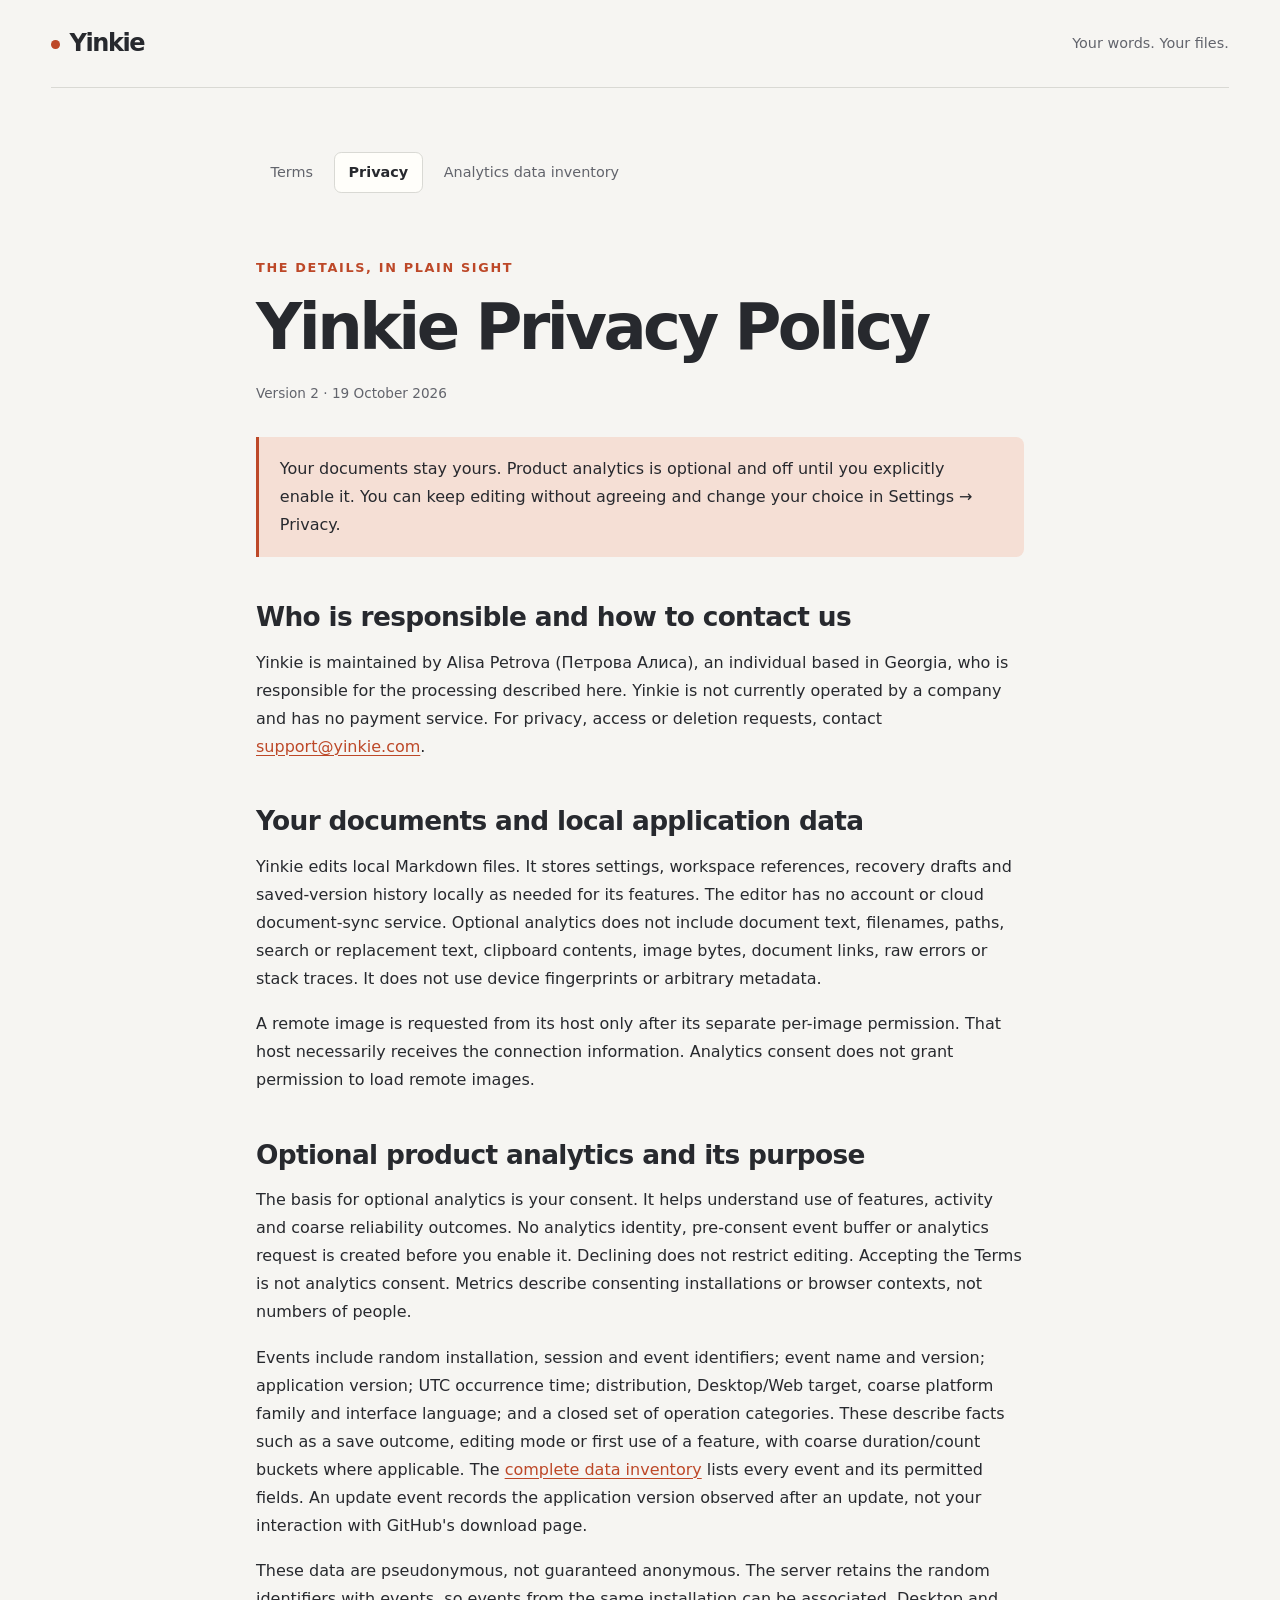
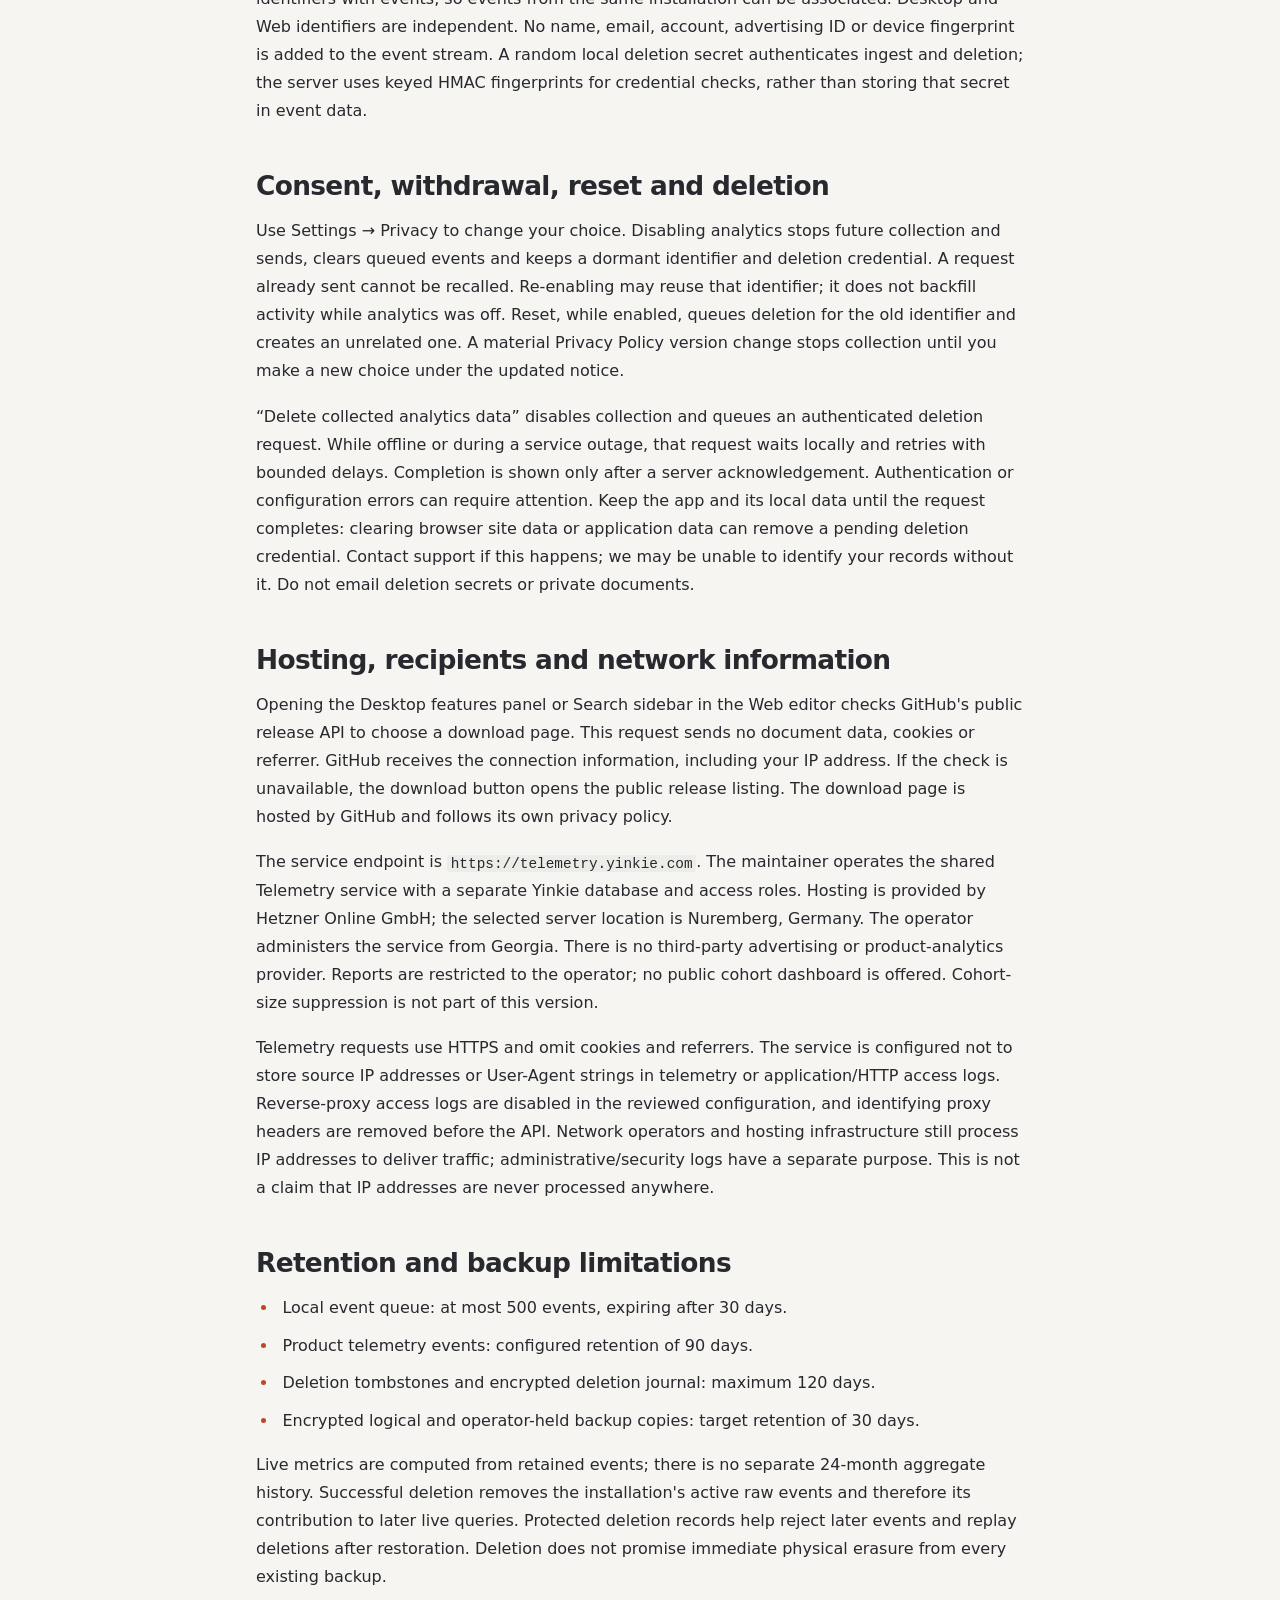
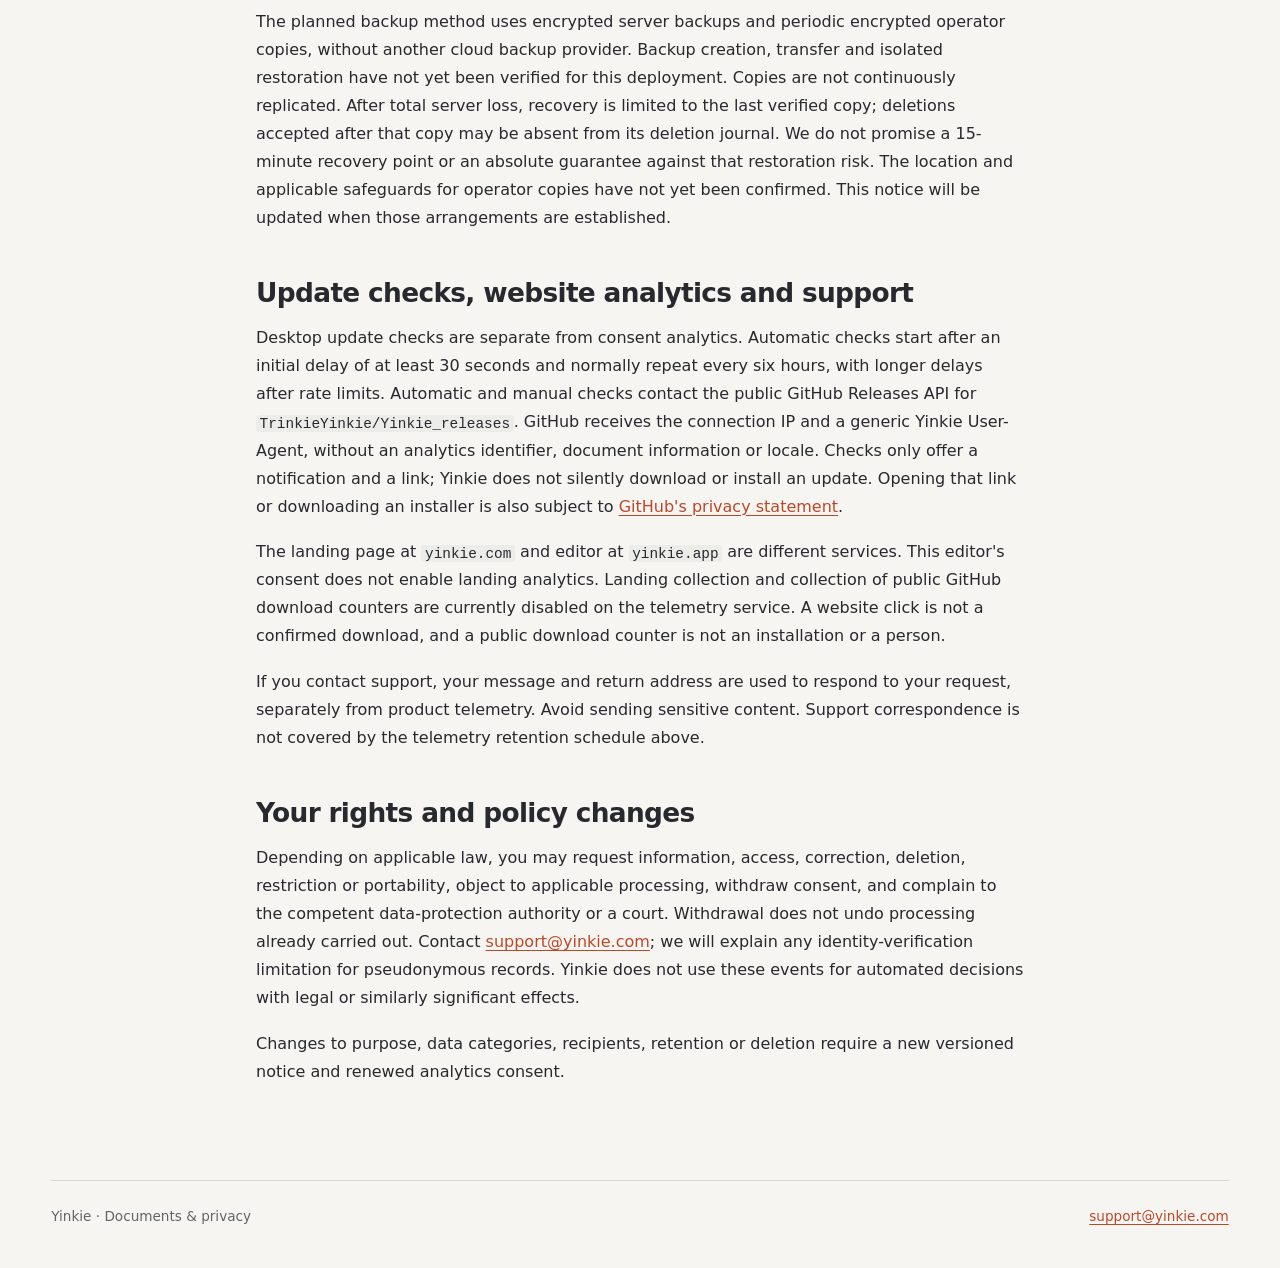
<file: legal/privacy-v2.html>
<!doctype html>
<html lang="en">
	<head>
		<meta charset="UTF-8" />
		<meta name="viewport" content="width=device-width, initial-scale=1.0" />
		<meta name="referrer" content="no-referrer" />
		<title>Yinkie Privacy Policy — version 2</title>
		<link rel="canonical" href="https://yinkie.com/legal/privacy-v2.html" />
		<link rel="stylesheet" href="./legal.css" />
	</head>
	<body>
		<header class="site-header">
			<a class="brand" href="https://yinkie.com/" aria-label="Yinkie home">Yinkie</a
			><span>Your words. Your files.</span>
		</header>
		<main>
			<nav aria-label="Legal documents">
				<a href="./terms-v3.html">Terms</a>
				<a href="./privacy-v2.html" aria-current="page">Privacy</a>
				<a href="./telemetry-data-v2.html">Analytics data inventory</a>
			</nav>
			<p class="eyebrow">The details, in plain sight</p>
			<h1>Yinkie Privacy Policy</h1>
			<p class="document-meta"><strong>Version 2 · 19 October 2026</strong></p>
			<div class="notice">
				Your documents stay yours. Product analytics is optional and off until you
				explicitly enable it. You can keep editing without agreeing and change your choice
				in Settings → Privacy.
			</div>

			<h2>Who is responsible and how to contact us</h2>
			<p>
				Yinkie is maintained by Alisa Petrova (Петрова Алиса), an individual based in
				Georgia, who is responsible for the processing described here. Yinkie is not
				currently operated by a company and has no payment service. For privacy, access or
				deletion requests, contact
				<a href="mailto:support@yinkie.com">support@yinkie.com</a>.
			</p>

			<h2>Your documents and local application data</h2>
			<p>
				Yinkie edits local Markdown files. It stores settings, workspace references,
				recovery drafts and saved-version history locally as needed for its features. The
				editor has no account or cloud document-sync service. Optional analytics does not
				include document text, filenames, paths, search or replacement text, clipboard
				contents, image bytes, document links, raw errors or stack traces. It does not use
				device fingerprints or arbitrary metadata.
			</p>
			<p>
				A remote image is requested from its host only after its separate per-image
				permission. That host necessarily receives the connection information. Analytics
				consent does not grant permission to load remote images.
			</p>

			<h2>Optional product analytics and its purpose</h2>
			<p>
				The basis for optional analytics is your consent. It helps understand use of
				features, activity and coarse reliability outcomes. No analytics identity,
				pre-consent event buffer or analytics request is created before you enable it.
				Declining does not restrict editing. Accepting the Terms is not analytics consent.
				Metrics describe consenting installations or browser contexts, not numbers of
				people.
			</p>
			<p>
				Events include random installation, session and event identifiers; event name and
				version; application version; UTC occurrence time; distribution, Desktop/Web target,
				coarse platform family and interface language; and a closed set of operation
				categories. These describe facts such as a save outcome, editing mode or first use
				of a feature, with coarse duration/count buckets where applicable. The
				<a href="./telemetry-data-v2.html">complete data inventory</a> lists every event and
				its permitted fields. An update event records the application version observed after
				an update, not your interaction with GitHub's download page.
			</p>
			<p>
				These data are pseudonymous, not guaranteed anonymous. The server retains the random
				identifiers with events, so events from the same installation can be associated.
				Desktop and Web identifiers are independent. No name, email, account, advertising ID
				or device fingerprint is added to the event stream. A random local deletion secret
				authenticates ingest and deletion; the server uses keyed HMAC fingerprints for
				credential checks, rather than storing that secret in event data.
			</p>

			<h2>Consent, withdrawal, reset and deletion</h2>
			<p>
				Use Settings → Privacy to change your choice. Disabling analytics stops future
				collection and sends, clears queued events and keeps a dormant identifier and
				deletion credential. A request already sent cannot be recalled. Re-enabling may
				reuse that identifier; it does not backfill activity while analytics was off. Reset,
				while enabled, queues deletion for the old identifier and creates an unrelated one.
				A material Privacy Policy version change stops collection until you make a new
				choice under the updated notice.
			</p>
			<p>
				“Delete collected analytics data” disables collection and queues an authenticated
				deletion request. While offline or during a service outage, that request waits
				locally and retries with bounded delays. Completion is shown only after a server
				acknowledgement. Authentication or configuration errors can require attention. Keep
				the app and its local data until the request completes: clearing browser site data
				or application data can remove a pending deletion credential. Contact support if
				this happens; we may be unable to identify your records without it. Do not email
				deletion secrets or private documents.
			</p>

			<h2>Hosting, recipients and network information</h2>
			<p>
				Opening the Desktop features panel or Search sidebar in the Web editor checks
				GitHub's public release API to choose a download page. This request sends no
				document data, cookies or referrer. GitHub receives the connection information,
				including your IP address. If the check is unavailable, the download button opens
				the public release listing. The download page is hosted by GitHub and follows its
				own privacy policy.
			</p>
			<p>
				The service endpoint is <code>https://telemetry.yinkie.com</code>. The maintainer
				operates the shared Telemetry service with a separate Yinkie database and access
				roles. Hosting is provided by Hetzner Online GmbH; the selected server location is
				Nuremberg, Germany. The operator administers the service from Georgia. There is no
				third-party advertising or product-analytics provider. Reports are restricted to the
				operator; no public cohort dashboard is offered. Cohort-size suppression is not part
				of this version.
			</p>
			<p>
				Telemetry requests use HTTPS and omit cookies and referrers. The service is
				configured not to store source IP addresses or User-Agent strings in telemetry or
				application/HTTP access logs. Reverse-proxy access logs are disabled in the reviewed
				configuration, and identifying proxy headers are removed before the API. Network
				operators and hosting infrastructure still process IP addresses to deliver traffic;
				administrative/security logs have a separate purpose. This is not a claim that IP
				addresses are never processed anywhere.
			</p>

			<h2>Retention and backup limitations</h2>
			<ul>
				<li>Local event queue: at most 500 events, expiring after 30 days.</li>
				<li>Product telemetry events: configured retention of 90 days.</li>
				<li>Deletion tombstones and encrypted deletion journal: maximum 120 days.</li>
				<li>
					Encrypted logical and operator-held backup copies: target retention of 30 days.
				</li>
			</ul>
			<p>
				Live metrics are computed from retained events; there is no separate 24-month
				aggregate history. Successful deletion removes the installation's active raw events
				and therefore its contribution to later live queries. Protected deletion records
				help reject later events and replay deletions after restoration. Deletion does not
				promise immediate physical erasure from every existing backup.
			</p>
			<p>
				The planned backup method uses encrypted server backups and periodic encrypted
				operator copies, without another cloud backup provider. Backup creation, transfer
				and isolated restoration have not yet been verified for this deployment. Copies are
				not continuously replicated. After total server loss, recovery is limited to the
				last verified copy; deletions accepted after that copy may be absent from its
				deletion journal. We do not promise a 15-minute recovery point or an absolute
				guarantee against that restoration risk. The location and applicable safeguards for
				operator copies have not yet been confirmed. This notice will be updated when those
				arrangements are established.
			</p>

			<h2>Update checks, website analytics and support</h2>
			<p>
				Desktop update checks are separate from consent analytics. Automatic checks start
				after an initial delay of at least 30 seconds and normally repeat every six hours,
				with longer delays after rate limits. Automatic and manual checks contact the public
				GitHub Releases API for
				<code>TrinkieYinkie/Yinkie_releases</code>. GitHub receives the connection IP and a
				generic Yinkie User-Agent, without an analytics identifier, document information or
				locale. Checks only offer a notification and a link; Yinkie does not silently
				download or install an update. Opening that link or downloading an installer is also
				subject to
				<a
					href="https://docs.github.com/en/site-policy/privacy-policies/github-general-privacy-statement"
					>GitHub's privacy statement</a
				>.
			</p>
			<p>
				The landing page at <code>yinkie.com</code> and editor at <code>yinkie.app</code>
				are different services. This editor's consent does not enable landing analytics.
				Landing collection and collection of public GitHub download counters are currently
				disabled on the telemetry service. A website click is not a confirmed download, and
				a public download counter is not an installation or a person.
			</p>
			<p>
				If you contact support, your message and return address are used to respond to your
				request, separately from product telemetry. Avoid sending sensitive content. Support
				correspondence is not covered by the telemetry retention schedule above.
			</p>

			<h2>Your rights and policy changes</h2>
			<p>
				Depending on applicable law, you may request information, access, correction,
				deletion, restriction or portability, object to applicable processing, withdraw
				consent, and complain to the competent data-protection authority or a court.
				Withdrawal does not undo processing already carried out. Contact
				<a href="mailto:support@yinkie.com">support@yinkie.com</a>; we will explain any
				identity-verification limitation for pseudonymous records. Yinkie does not use these
				events for automated decisions with legal or similarly significant effects.
			</p>
			<p>
				Changes to purpose, data categories, recipients, retention or deletion require a new
				versioned notice and renewed analytics consent.
			</p>
		</main>
		<footer class="site-footer">
			<p>Yinkie · Documents &amp; privacy</p>
			<a href="mailto:support@yinkie.com">support@yinkie.com</a>
		</footer>
	</body>
</html>
</file>
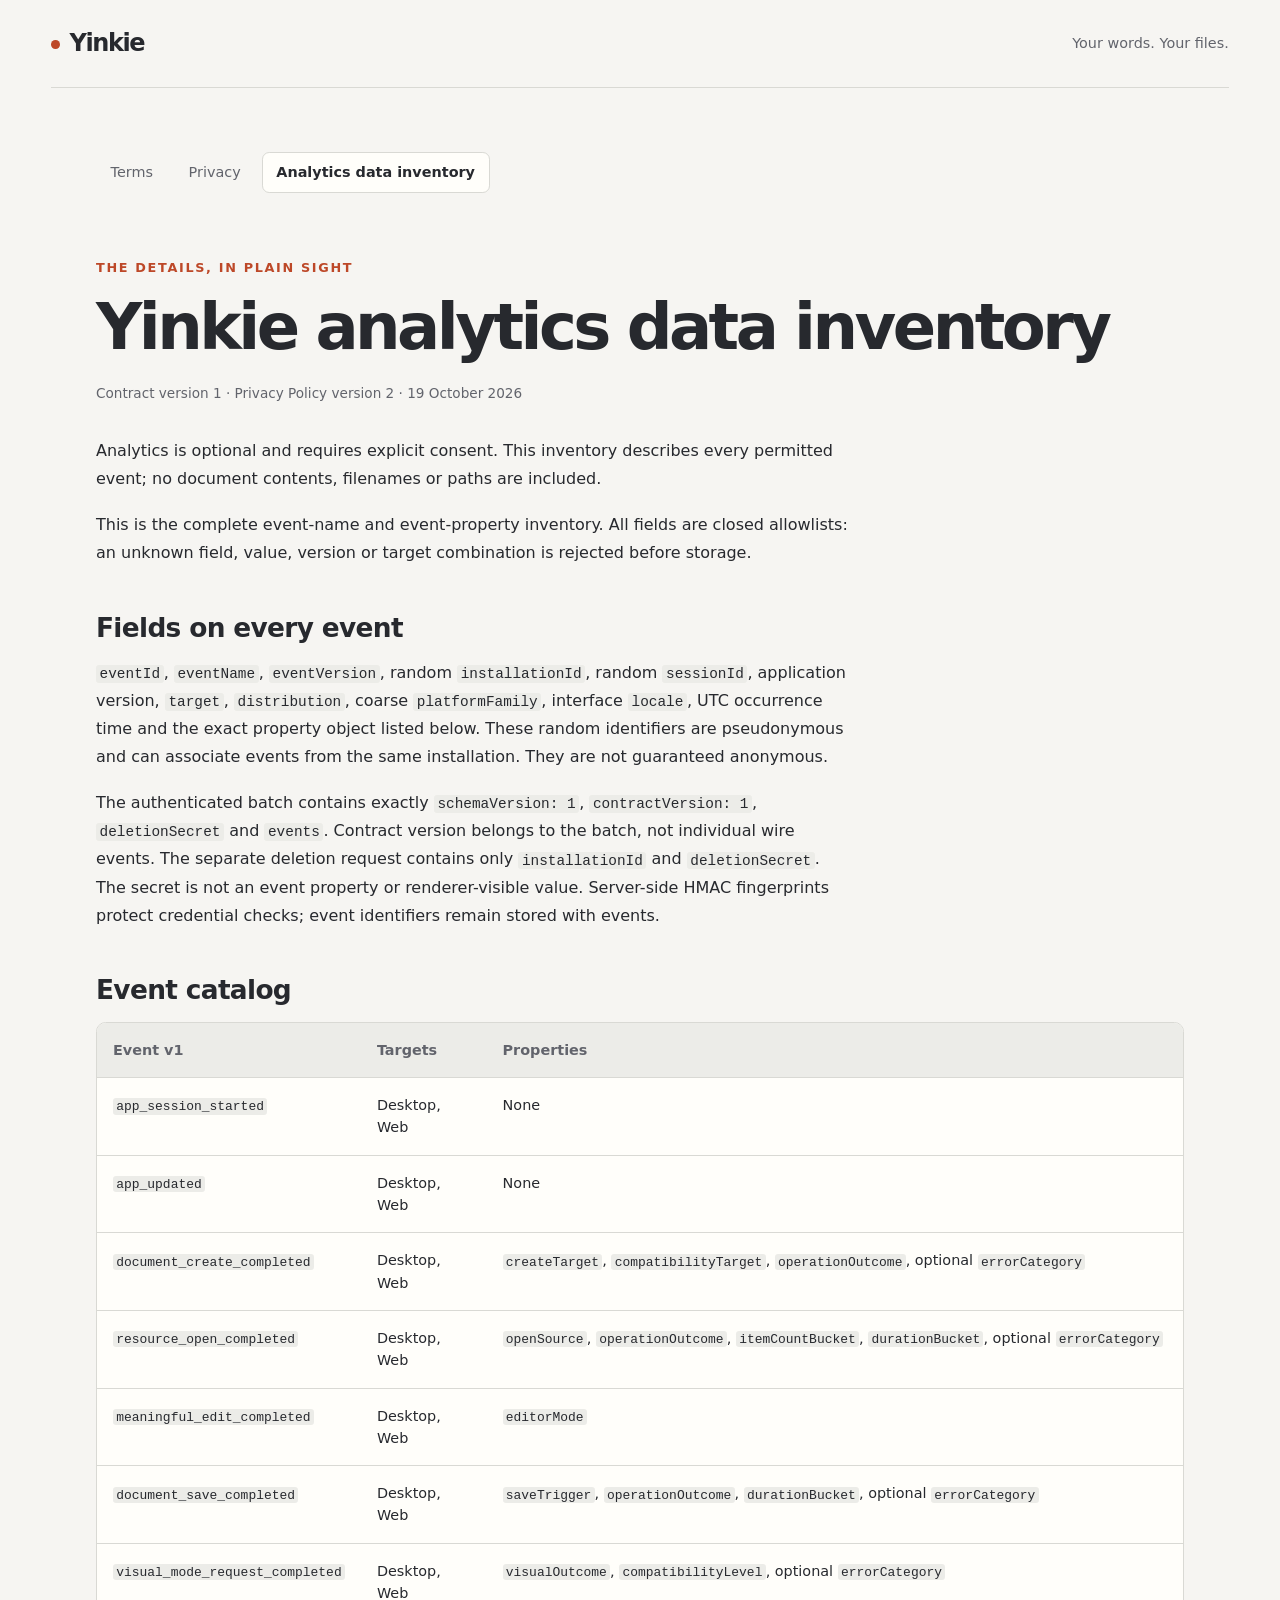
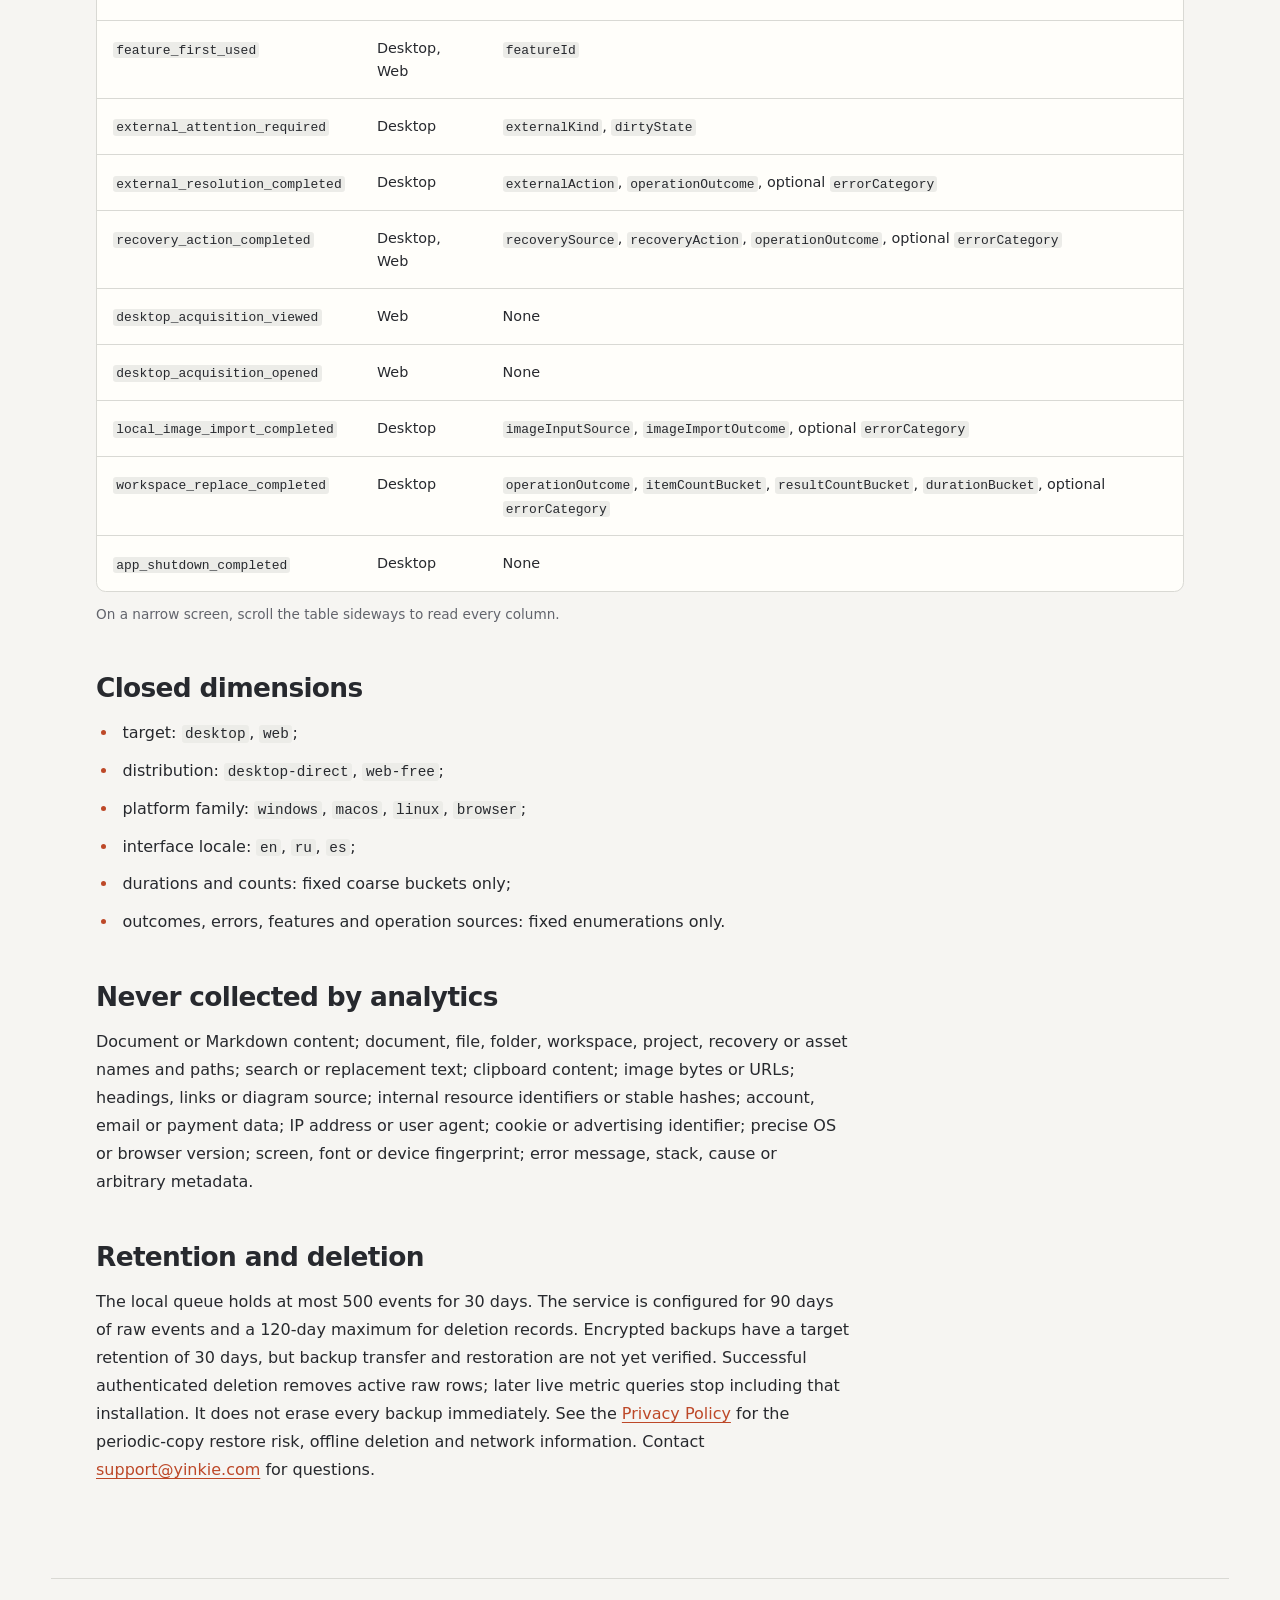
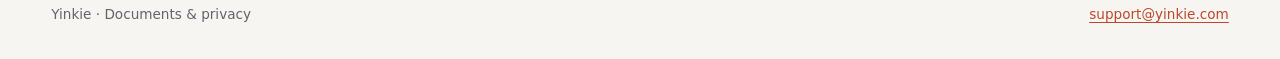
<file: legal/telemetry-data-v2.html>
<!doctype html>
<html lang="en">
	<head>
		<meta charset="UTF-8" />
		<meta name="viewport" content="width=device-width, initial-scale=1.0" />
		<meta name="referrer" content="no-referrer" />
		<title>Yinkie analytics data inventory — Privacy Policy version 2</title>
		<link rel="canonical" href="https://yinkie.com/legal/telemetry-data-v2.html" />
		<link rel="stylesheet" href="./legal.css" />
	</head>
	<body>
		<header class="site-header">
			<a class="brand" href="https://yinkie.com/" aria-label="Yinkie home">Yinkie</a
			><span>Your words. Your files.</span>
		</header>
		<main class="inventory">
			<nav aria-label="Legal documents">
				<a href="./terms-v3.html">Terms</a>
				<a href="./privacy-v2.html">Privacy</a>
				<a href="./telemetry-data-v2.html" aria-current="page">Analytics data inventory</a>
			</nav>
			<p class="eyebrow">The details, in plain sight</p>
			<h1>Yinkie analytics data inventory</h1>
			<p class="document-meta">
				<strong>Contract version 1 · Privacy Policy version 2 · 19 October 2026</strong>
			</p>
			<p>
				Analytics is optional and requires explicit consent. This inventory describes every
				permitted event; no document contents, filenames or paths are included.
			</p>
			<p>
				This is the complete event-name and event-property inventory. All fields are closed
				allowlists: an unknown field, value, version or target combination is rejected
				before storage.
			</p>

			<h2>Fields on every event</h2>
			<p>
				<code>eventId</code>, <code>eventName</code>, <code>eventVersion</code>, random
				<code>installationId</code>, random <code>sessionId</code>, application version,
				<code>target</code>, <code>distribution</code>, coarse <code>platformFamily</code>,
				interface <code>locale</code>, UTC occurrence time and the exact property object
				listed below. These random identifiers are pseudonymous and can associate events
				from the same installation. They are not guaranteed anonymous.
			</p>
			<p>
				The authenticated batch contains exactly <code>schemaVersion: 1</code>,
				<code>contractVersion: 1</code>, <code>deletionSecret</code> and
				<code>events</code>. Contract version belongs to the batch, not individual wire
				events. The separate deletion request contains only <code>installationId</code> and
				<code>deletionSecret</code>. The secret is not an event property or renderer-visible
				value. Server-side HMAC fingerprints protect credential checks; event identifiers
				remain stored with events.
			</p>

			<h2>Event catalog</h2>
			<div
				class="table-scroll"
				tabindex="0"
				role="region"
				aria-label="Analytics event catalog"
			>
				<table>
					<thead>
						<tr>
							<th>Event v1</th>
							<th>Targets</th>
							<th>Properties</th>
						</tr>
					</thead>
					<tbody>
						<tr
							data-event="app_session_started"
							data-targets="desktop,web"
							data-properties=""
						>
							<td><code>app_session_started</code></td>
							<td>Desktop, Web</td>
							<td>None</td>
						</tr>
						<tr data-event="app_updated" data-targets="desktop,web" data-properties="">
							<td><code>app_updated</code></td>
							<td>Desktop, Web</td>
							<td>None</td>
						</tr>
						<tr
							data-event="document_create_completed"
							data-targets="desktop,web"
							data-properties="createTarget,compatibilityTarget,operationOutcome,errorCategory"
						>
							<td><code>document_create_completed</code></td>
							<td>Desktop, Web</td>
							<td>
								<code>createTarget</code>, <code>compatibilityTarget</code>,
								<code>operationOutcome</code>, optional <code>errorCategory</code>
							</td>
						</tr>
						<tr
							data-event="resource_open_completed"
							data-targets="desktop,web"
							data-properties="openSource,operationOutcome,itemCountBucket,durationBucket,errorCategory"
						>
							<td><code>resource_open_completed</code></td>
							<td>Desktop, Web</td>
							<td>
								<code>openSource</code>, <code>operationOutcome</code>,
								<code>itemCountBucket</code>, <code>durationBucket</code>, optional
								<code>errorCategory</code>
							</td>
						</tr>
						<tr
							data-event="meaningful_edit_completed"
							data-targets="desktop,web"
							data-properties="editorMode"
						>
							<td><code>meaningful_edit_completed</code></td>
							<td>Desktop, Web</td>
							<td><code>editorMode</code></td>
						</tr>
						<tr
							data-event="document_save_completed"
							data-targets="desktop,web"
							data-properties="saveTrigger,operationOutcome,durationBucket,errorCategory"
						>
							<td><code>document_save_completed</code></td>
							<td>Desktop, Web</td>
							<td>
								<code>saveTrigger</code>, <code>operationOutcome</code>,
								<code>durationBucket</code>, optional <code>errorCategory</code>
							</td>
						</tr>
						<tr
							data-event="visual_mode_request_completed"
							data-targets="desktop,web"
							data-properties="visualOutcome,compatibilityLevel,errorCategory"
						>
							<td><code>visual_mode_request_completed</code></td>
							<td>Desktop, Web</td>
							<td>
								<code>visualOutcome</code>, <code>compatibilityLevel</code>,
								optional
								<code>errorCategory</code>
							</td>
						</tr>
						<tr
							data-event="feature_first_used"
							data-targets="desktop,web"
							data-properties="featureId"
						>
							<td><code>feature_first_used</code></td>
							<td>Desktop, Web</td>
							<td><code>featureId</code></td>
						</tr>
						<tr
							data-event="external_attention_required"
							data-targets="desktop"
							data-properties="externalKind,dirtyState"
						>
							<td><code>external_attention_required</code></td>
							<td>Desktop</td>
							<td><code>externalKind</code>, <code>dirtyState</code></td>
						</tr>
						<tr
							data-event="external_resolution_completed"
							data-targets="desktop"
							data-properties="externalAction,operationOutcome,errorCategory"
						>
							<td><code>external_resolution_completed</code></td>
							<td>Desktop</td>
							<td>
								<code>externalAction</code>, <code>operationOutcome</code>, optional
								<code>errorCategory</code>
							</td>
						</tr>
						<tr
							data-event="recovery_action_completed"
							data-targets="desktop,web"
							data-properties="recoverySource,recoveryAction,operationOutcome,errorCategory"
						>
							<td><code>recovery_action_completed</code></td>
							<td>Desktop, Web</td>
							<td>
								<code>recoverySource</code>, <code>recoveryAction</code>,
								<code>operationOutcome</code>, optional <code>errorCategory</code>
							</td>
						</tr>
						<tr
							data-event="desktop_acquisition_viewed"
							data-targets="web"
							data-properties=""
						>
							<td><code>desktop_acquisition_viewed</code></td>
							<td>Web</td>
							<td>None</td>
						</tr>
						<tr
							data-event="desktop_acquisition_opened"
							data-targets="web"
							data-properties=""
						>
							<td><code>desktop_acquisition_opened</code></td>
							<td>Web</td>
							<td>None</td>
						</tr>
						<tr
							data-event="local_image_import_completed"
							data-targets="desktop"
							data-properties="imageInputSource,imageImportOutcome,errorCategory"
						>
							<td><code>local_image_import_completed</code></td>
							<td>Desktop</td>
							<td>
								<code>imageInputSource</code>, <code>imageImportOutcome</code>,
								optional
								<code>errorCategory</code>
							</td>
						</tr>
						<tr
							data-event="workspace_replace_completed"
							data-targets="desktop"
							data-properties="operationOutcome,itemCountBucket,resultCountBucket,durationBucket,errorCategory"
						>
							<td><code>workspace_replace_completed</code></td>
							<td>Desktop</td>
							<td>
								<code>operationOutcome</code>, <code>itemCountBucket</code>,
								<code>resultCountBucket</code>, <code>durationBucket</code>,
								optional
								<code>errorCategory</code>
							</td>
						</tr>
						<tr
							data-event="app_shutdown_completed"
							data-targets="desktop"
							data-properties=""
						>
							<td><code>app_shutdown_completed</code></td>
							<td>Desktop</td>
							<td>None</td>
						</tr>
					</tbody>
				</table>
			</div>
			<p class="table-hint">
				On a narrow screen, scroll the table sideways to read every column.
			</p>

			<h2>Closed dimensions</h2>
			<ul>
				<li>target: <code>desktop</code>, <code>web</code>;</li>
				<li>distribution: <code>desktop-direct</code>, <code>web-free</code>;</li>
				<li>
					platform family: <code>windows</code>, <code>macos</code>, <code>linux</code>,
					<code>browser</code>;
				</li>
				<li>interface locale: <code>en</code>, <code>ru</code>, <code>es</code>;</li>
				<li>durations and counts: fixed coarse buckets only;</li>
				<li>outcomes, errors, features and operation sources: fixed enumerations only.</li>
			</ul>

			<h2>Never collected by analytics</h2>
			<p>
				Document or Markdown content; document, file, folder, workspace, project, recovery
				or asset names and paths; search or replacement text; clipboard content; image bytes
				or URLs; headings, links or diagram source; internal resource identifiers or stable
				hashes; account, email or payment data; IP address or user agent; cookie or
				advertising identifier; precise OS or browser version; screen, font or device
				fingerprint; error message, stack, cause or arbitrary metadata.
			</p>

			<h2>Retention and deletion</h2>
			<p>
				The local queue holds at most 500 events for 30 days. The service is configured for
				90 days of raw events and a 120-day maximum for deletion records. Encrypted backups
				have a target retention of 30 days, but backup transfer and restoration are not yet
				verified. Successful authenticated deletion removes active raw rows; later live
				metric queries stop including that installation. It does not erase every backup
				immediately. See the <a href="./privacy-v2.html">Privacy Policy</a> for the
				periodic-copy restore risk, offline deletion and network information. Contact
				<a href="mailto:support@yinkie.com">support@yinkie.com</a> for questions.
			</p>
		</main>
		<footer class="site-footer">
			<p>Yinkie · Documents &amp; privacy</p>
			<a href="mailto:support@yinkie.com">support@yinkie.com</a>
		</footer>
	</body>
</html>
</file>
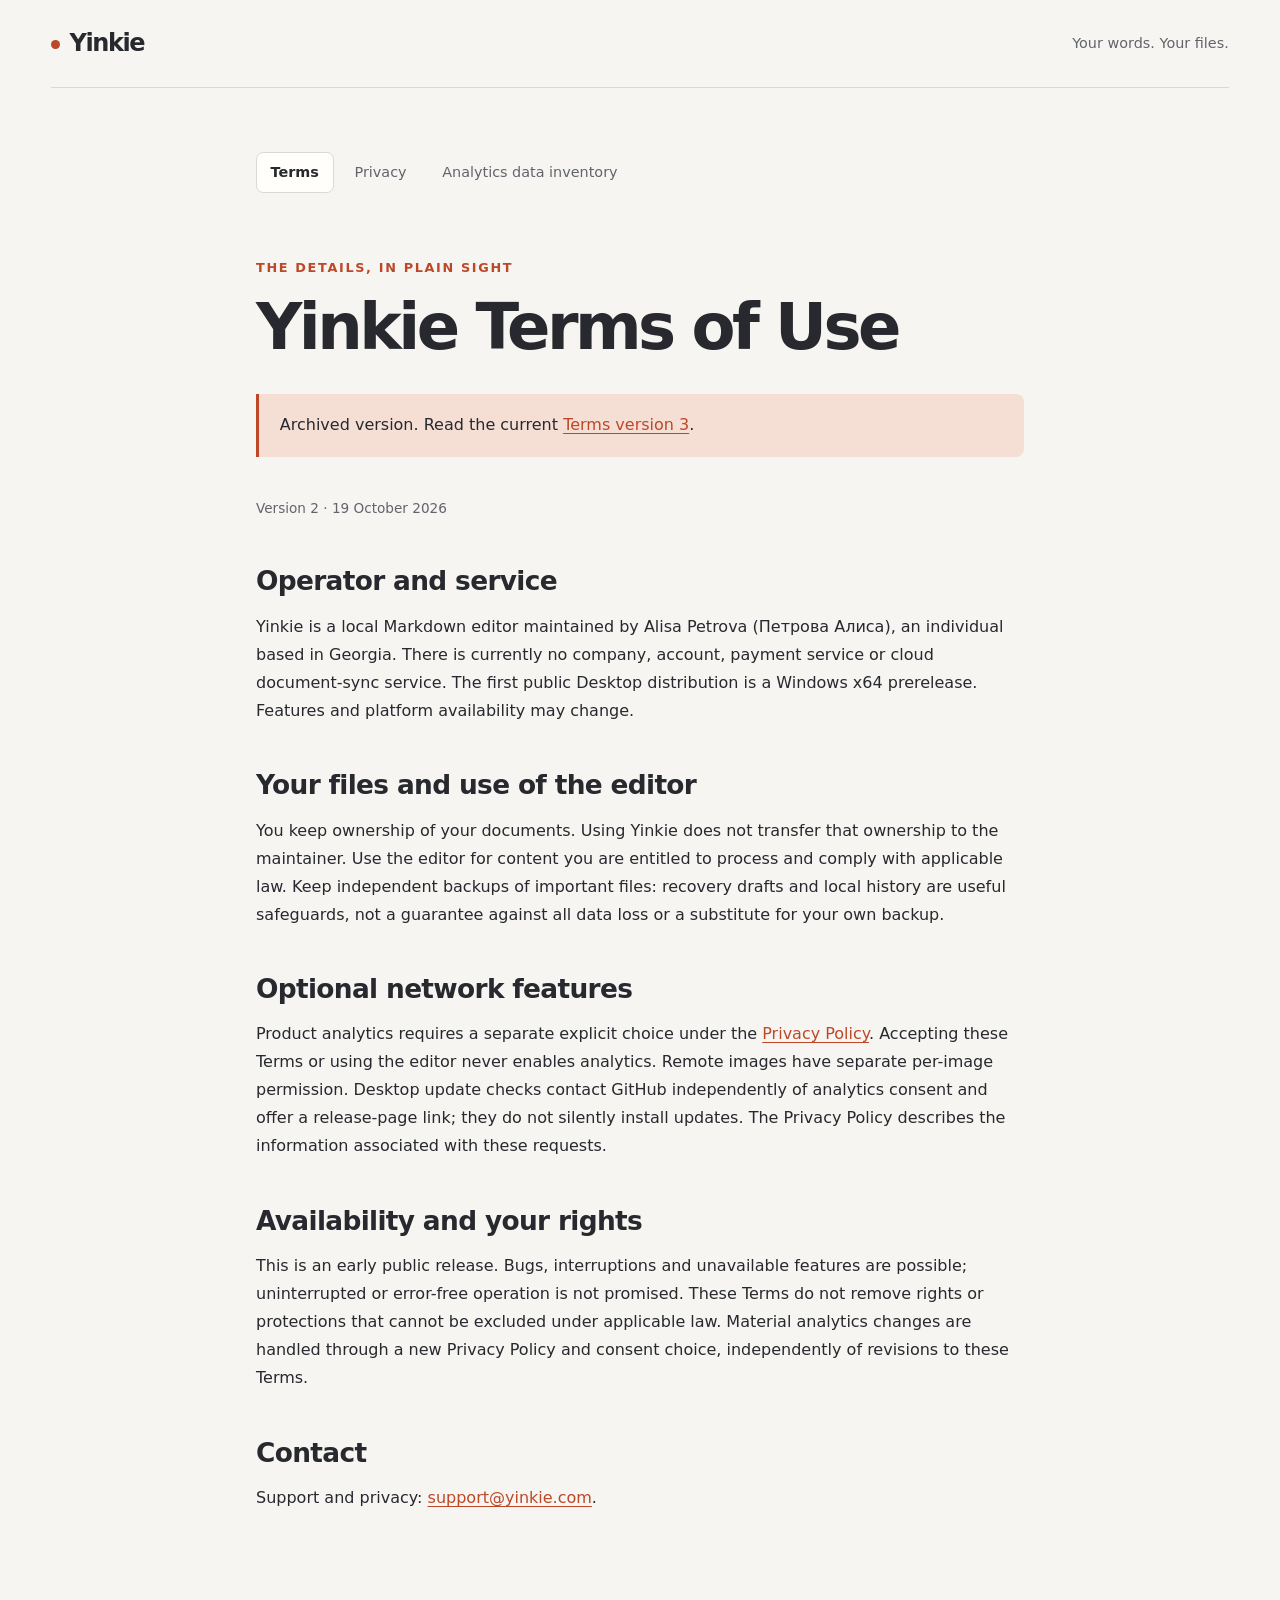
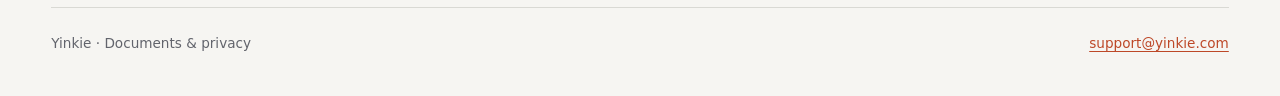
<file: legal/terms-v2.html>
<!doctype html>
<html lang="en">
	<head>
		<meta charset="UTF-8" />
		<meta name="viewport" content="width=device-width, initial-scale=1.0" />
		<meta name="referrer" content="no-referrer" />
		<title>Yinkie Terms of Use — version 2</title>
		<link rel="canonical" href="https://yinkie.com/legal/terms-v2.html" />
		<link rel="stylesheet" href="./legal.css" />
	</head>
	<body>
		<header class="site-header">
			<a class="brand" href="https://yinkie.com/" aria-label="Yinkie home">Yinkie</a
			><span>Your words. Your files.</span>
		</header>
		<main>
			<nav aria-label="Legal documents">
				<a href="./terms-v2.html" aria-current="page">Terms</a>
				<a href="./privacy-v2.html">Privacy</a>
				<a href="./telemetry-data-v2.html">Analytics data inventory</a>
			</nav>
			<p class="eyebrow">The details, in plain sight</p>
			<h1>Yinkie Terms of Use</h1>
			<p class="notice">Archived version. Read the current <a href="./terms-v3.html">Terms version 3</a>.</p>
			<p class="document-meta"><strong>Version 2 · 19 October 2026</strong></p>
			<h2>Operator and service</h2>
			<p>
				Yinkie is a local Markdown editor maintained by Alisa Petrova (Петрова Алиса), an
				individual based in Georgia. There is currently no company, account, payment service
				or cloud document-sync service. The first public Desktop distribution is a Windows
				x64 prerelease. Features and platform availability may change.
			</p>
			<h2>Your files and use of the editor</h2>
			<p>
				You keep ownership of your documents. Using Yinkie does not transfer that ownership
				to the maintainer. Use the editor for content you are entitled to process and comply
				with applicable law. Keep independent backups of important files: recovery drafts
				and local history are useful safeguards, not a guarantee against all data loss or a
				substitute for your own backup.
			</p>
			<h2>Optional network features</h2>
			<p>
				Product analytics requires a separate explicit choice under the
				<a href="./privacy-v2.html">Privacy Policy</a>. Accepting these Terms or using the
				editor never enables analytics. Remote images have separate per-image permission.
				Desktop update checks contact GitHub independently of analytics consent and offer a
				release-page link; they do not silently install updates. The Privacy Policy
				describes the information associated with these requests.
			</p>
			<h2>Availability and your rights</h2>
			<p>
				This is an early public release. Bugs, interruptions and unavailable features are
				possible; uninterrupted or error-free operation is not promised. These Terms do not
				remove rights or protections that cannot be excluded under applicable law. Material
				analytics changes are handled through a new Privacy Policy and consent choice,
				independently of revisions to these Terms.
			</p>
			<h2>Contact</h2>
			<p>Support and privacy: <a href="mailto:support@yinkie.com">support@yinkie.com</a>.</p>
		</main>
		<footer class="site-footer">
			<p>Yinkie · Documents &amp; privacy</p>
			<a href="mailto:support@yinkie.com">support@yinkie.com</a>
		</footer>
	</body>
</html>
</file>
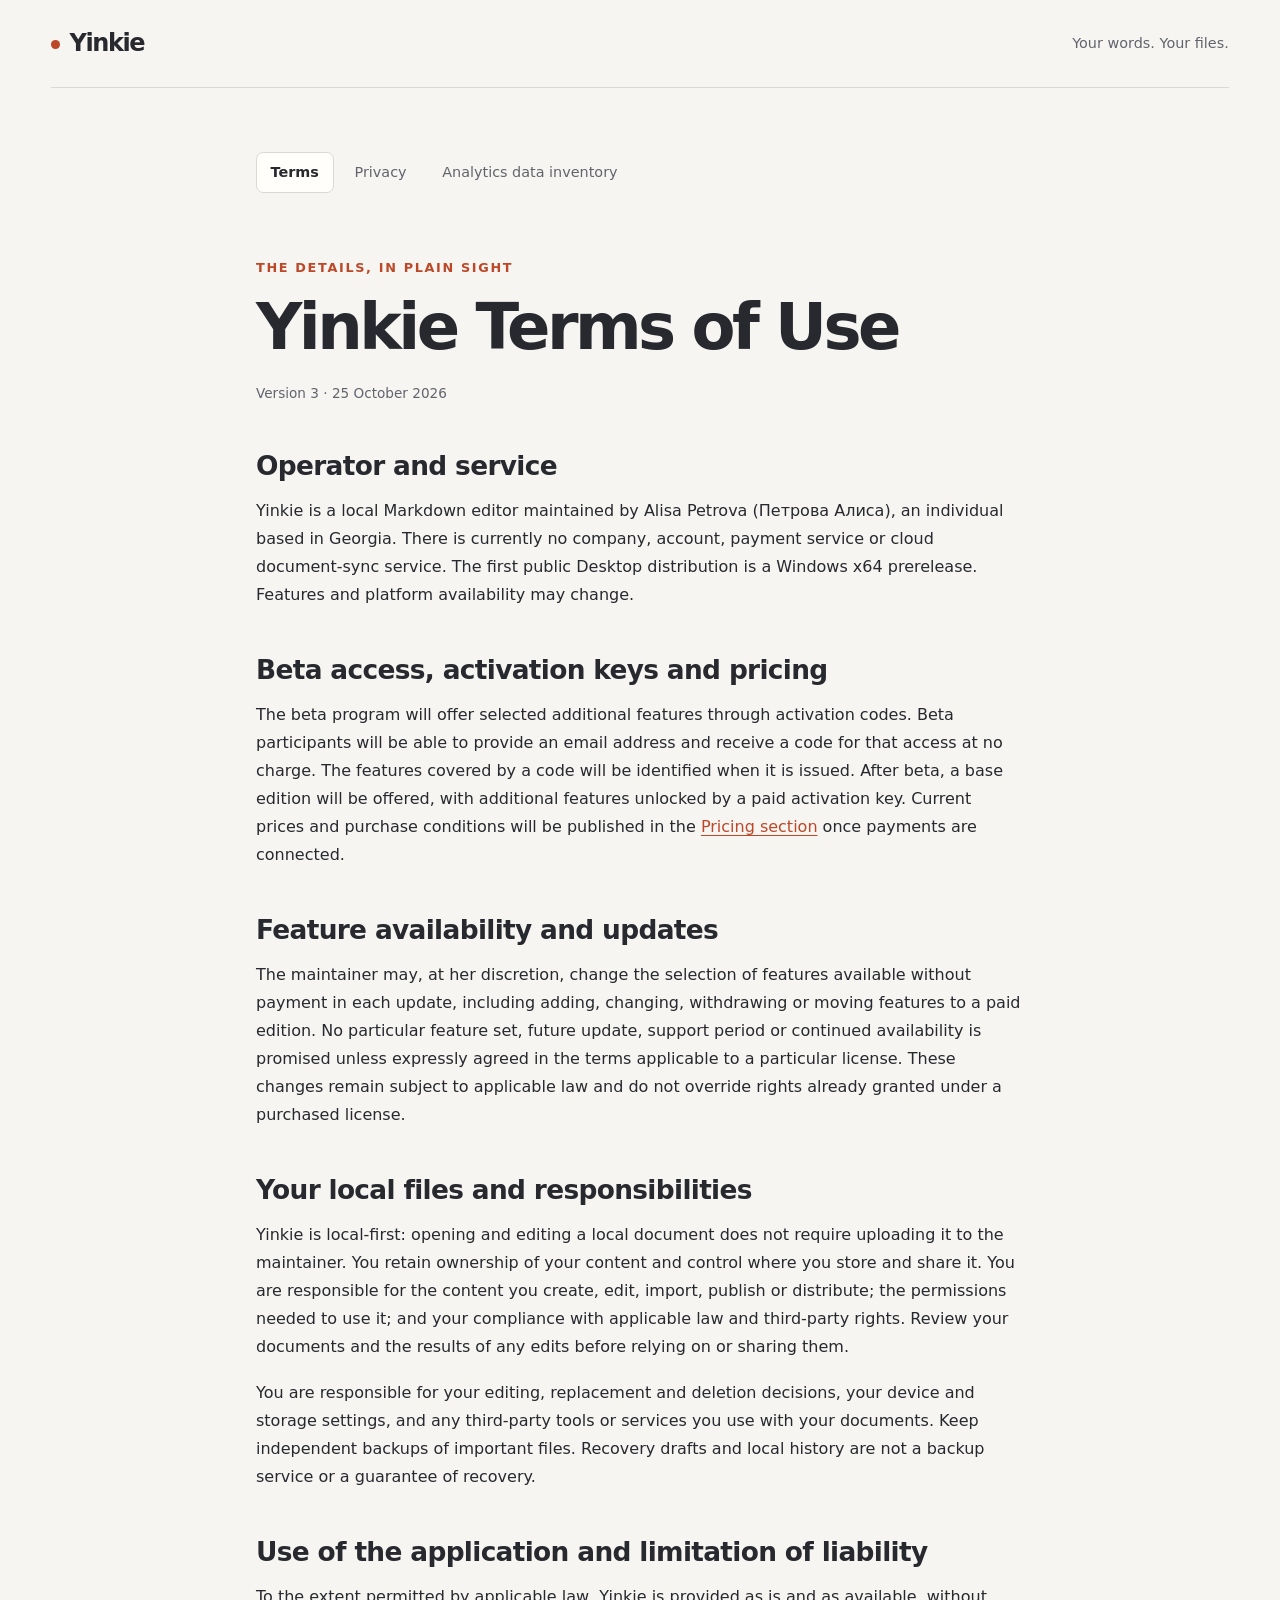
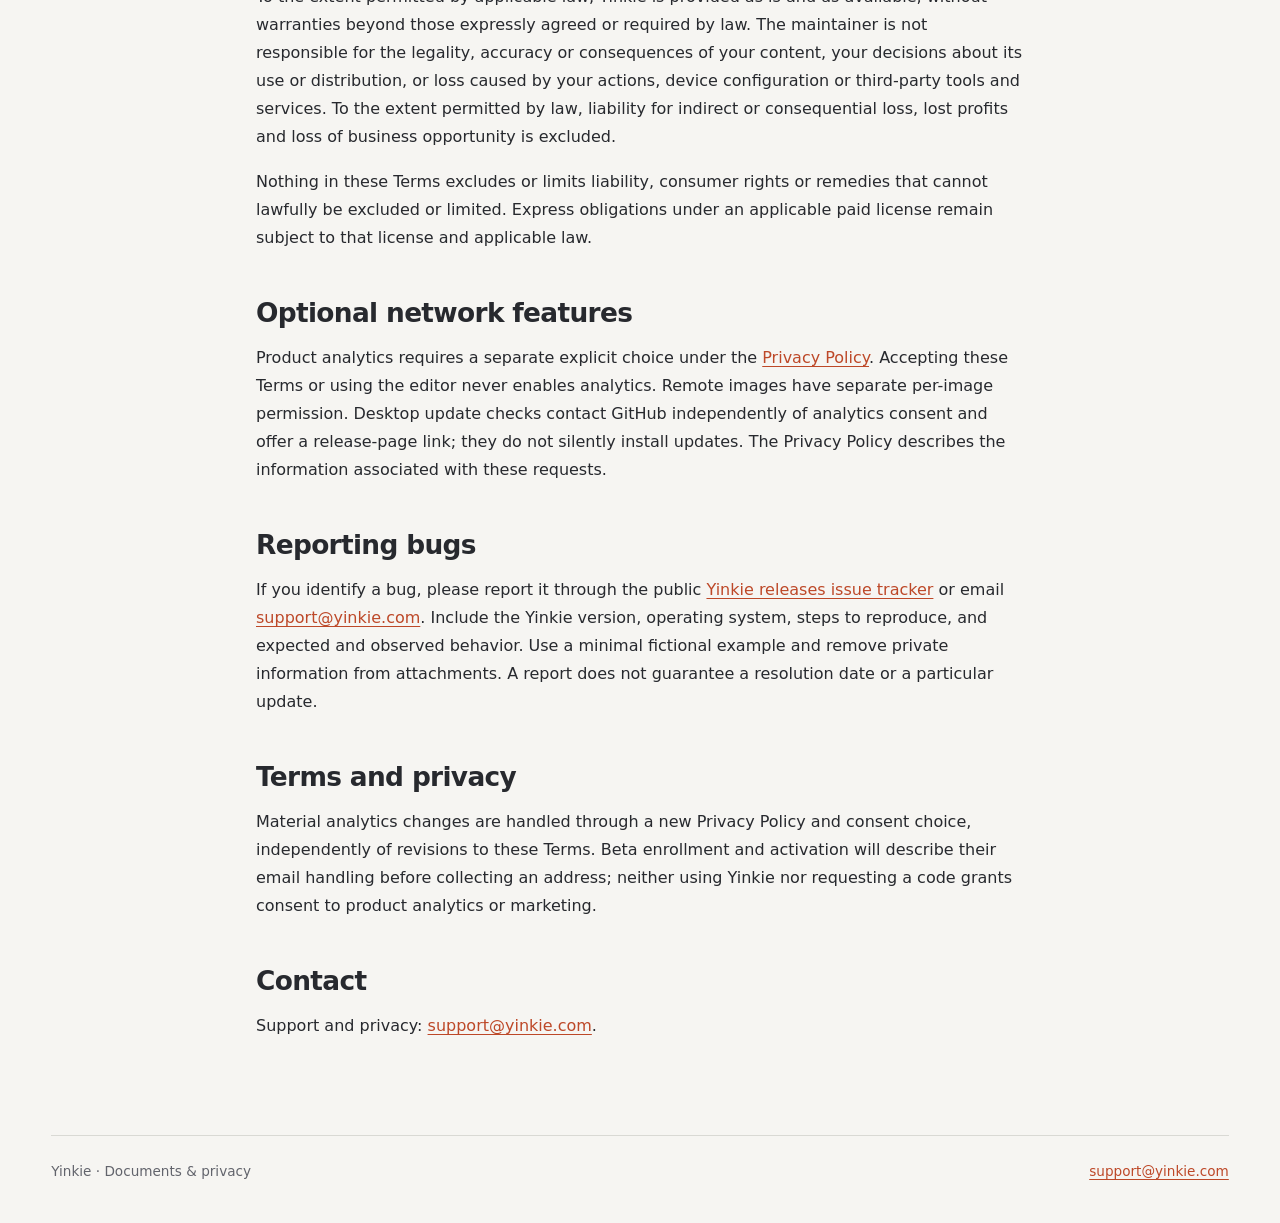
<file: legal/terms-v3.html>
<!doctype html>
<html lang="en">
	<head>
		<meta charset="UTF-8" />
		<meta name="viewport" content="width=device-width, initial-scale=1.0" />
		<meta name="referrer" content="no-referrer" />
		<title>Yinkie Terms of Use — version 3</title>
		<link rel="canonical" href="https://yinkie.com/legal/terms-v3.html" />
		<link rel="stylesheet" href="./legal.css" />
	</head>
	<body>
		<header class="site-header">
			<a class="brand" href="https://yinkie.com/" aria-label="Yinkie home">Yinkie</a
			><span>Your words. Your files.</span>
		</header>
		<main>
			<nav aria-label="Legal documents">
				<a href="./terms-v3.html" aria-current="page">Terms</a>
				<a href="./privacy-v2.html">Privacy</a>
				<a href="./telemetry-data-v2.html">Analytics data inventory</a>
			</nav>
			<p class="eyebrow">The details, in plain sight</p>
			<h1>Yinkie Terms of Use</h1>
			<p class="document-meta"><strong>Version 3 · 25 October 2026</strong></p>
			<h2>Operator and service</h2>
			<p>
				Yinkie is a local Markdown editor maintained by Alisa Petrova (Петрова Алиса), an
				individual based in Georgia. There is currently no company, account, payment service
				or cloud document-sync service. The first public Desktop distribution is a Windows
				x64 prerelease. Features and platform availability may change.
			</p>
			<h2>Beta access, activation keys and pricing</h2>
			<p>
				The beta program will offer selected additional features through activation codes.
				Beta participants will be able to provide an email address and receive a code for
				that access at no charge. The features covered by a code will be identified when
				it is issued. After beta, a base edition will be offered, with additional features
				unlocked by a paid activation key. Current prices and purchase conditions will be
				published in the <a href="https://yinkie.com/#pricing">Pricing section</a> once
				payments are connected.
			</p>
			<h2>Feature availability and updates</h2>
			<p>
				The maintainer may, at her discretion, change the selection of features available
				without payment in each update, including adding, changing, withdrawing or moving
				features to a paid edition. No particular feature set, future update, support
				period or continued availability is promised unless expressly agreed in the terms
				applicable to a particular license. These changes remain subject to applicable law
				and do not override rights already granted under a purchased license.
			</p>
			<h2>Your local files and responsibilities</h2>
			<p>
				Yinkie is local-first: opening and editing a local document does not require
				uploading it to the maintainer. You retain ownership of your content and control
				where you store and share it. You are responsible for the content you create,
				edit, import, publish or distribute; the permissions needed to use it; and your
				compliance with applicable law and third-party rights. Review your documents and
				the results of any edits before relying on or sharing them.
			</p>
			<p>
				You are responsible for your editing, replacement and deletion decisions, your
				device and storage settings, and any third-party tools or services you use with
				your documents. Keep independent backups of important files. Recovery drafts and
				local history are not a backup service or a guarantee of recovery.
			</p>
			<h2>Use of the application and limitation of liability</h2>
			<p>
				To the extent permitted by applicable law, Yinkie is provided as is and as
				available, without warranties beyond those expressly agreed or required by law.
				The maintainer is not responsible for the legality, accuracy or consequences of
				your content, your decisions about its use or distribution, or loss caused by your
				actions, device configuration or third-party tools and services. To the extent
				permitted by law, liability for indirect or consequential loss, lost profits and
				loss of business opportunity is excluded.
			</p>
			<p>
				Nothing in these Terms excludes or limits liability, consumer rights or remedies
				that cannot lawfully be excluded or limited. Express obligations under an
				applicable paid license remain subject to that license and applicable law.
			</p>
			<h2>Optional network features</h2>
			<p>
				Product analytics requires a separate explicit choice under the
				<a href="./privacy-v2.html">Privacy Policy</a>. Accepting these Terms or using the
				editor never enables analytics. Remote images have separate per-image permission.
				Desktop update checks contact GitHub independently of analytics consent and offer a
				release-page link; they do not silently install updates. The Privacy Policy
				describes the information associated with these requests.
			</p>
			<h2>Reporting bugs</h2>
			<p>
				If you identify a bug, please report it through the public
				<a href="https://github.com/TrinkieYinkie/Yinkie_releases/issues">Yinkie releases issue tracker</a>
				or email <a href="mailto:support@yinkie.com">support@yinkie.com</a>. Include the
				Yinkie version, operating system, steps to reproduce, and expected and observed
				behavior. Use a minimal fictional example and remove private information from
				attachments. A report does not guarantee a resolution date or a particular update.
			</p>
			<h2>Terms and privacy</h2>
			<p>
				Material analytics changes are handled through a new Privacy Policy and consent
				choice, independently of revisions to these Terms. Beta enrollment and activation
				will describe their email handling before collecting an address; neither using
				Yinkie nor requesting a code grants consent to product analytics or marketing.
			</p>
			<h2>Contact</h2>
			<p>Support and privacy: <a href="mailto:support@yinkie.com">support@yinkie.com</a>.</p>
		</main>
		<footer class="site-footer">
			<p>Yinkie · Documents &amp; privacy</p>
			<a href="mailto:support@yinkie.com">support@yinkie.com</a>
		</footer>
	</body>
</html>
</file>
<file: styles.css>
:root {
  color-scheme: light;
  --page: #f6f5f2;
  --surface: #fffefa;
  --soft: #ecece8;
  --ink: #27292e;
  --muted: #62646c;
  --line: #d9d9d4;
  --accent: #bd4828;
  --accent-hover: #9e361e;
  --accent-soft: #f5dfd5;
  --focus: #a63620;
  --night: #202126;
  --night-ink: #f6f4ee;
  --night-muted: #bdc0c7;
  --night-line: #46474e;
  --shadow: 0 1.5rem 3.5rem #191a1e24;
  --header: #f6f5f2f2;
  --scroll-track: #e6e5e0;
  --scroll-thumb: #97938d;
  --scroll-hover: #746e67;
  --scroll-active: #bd4828;
  --scroll-corner: #e6e5e0;
  --control: #fffefa;
  --control-hover: #e9e7e1;
  --control-selected: #27292e;
  --control-selected-ink: #fffefa;
  --control-disabled: #8b8b88;
  --radius: .85rem;
  --content: 81rem;
}
:root[data-theme="dark"] {
  color-scheme: dark;
  --page: #191a1e; --surface: #222429; --soft: #202227;
  --ink: #f1f1ec; --muted: #b7b9c1; --line: #3d3f45;
  --accent: #f1906e; --accent-hover: #ffac8c; --accent-soft: #3e2b25;
  --focus: #ffac8c; --shadow: 0 1.5rem 3.5rem #0005; --header: #191a1ef2;
  --scroll-track: #202227; --scroll-thumb: #74767e; --scroll-hover: #979aa3;
  --scroll-active: #f1906e; --scroll-corner: #202227;
  --control: #25272d; --control-hover: #373941; --control-selected: #f1f1ec;
  --control-selected-ink: #191a1e; --control-disabled: #81838b;
}
@media (prefers-color-scheme: dark) {
  :root:not([data-theme="light"]) {
    color-scheme: dark;
    --page: #191a1e; --surface: #222429; --soft: #202227;
    --ink: #f1f1ec; --muted: #b7b9c1; --line: #3d3f45;
    --accent: #f1906e; --accent-hover: #ffac8c; --accent-soft: #3e2b25;
    --focus: #ffac8c; --shadow: 0 1.5rem 3.5rem #0005; --header: #191a1ef2;
    --scroll-track: #202227; --scroll-thumb: #74767e; --scroll-hover: #979aa3;
    --scroll-active: #f1906e; --scroll-corner: #202227;
    --control: #25272d; --control-hover: #373941; --control-selected: #f1f1ec;
    --control-selected-ink: #191a1e; --control-disabled: #81838b;
  }
}
* { box-sizing: border-box; scrollbar-width: thin; scrollbar-color: var(--scroll-thumb) var(--scroll-track); }
*::-webkit-scrollbar { width: .65rem; height: .65rem; }
*::-webkit-scrollbar-track { background: var(--scroll-track); }
*::-webkit-scrollbar-thumb { background: var(--scroll-thumb); border: .16rem solid var(--scroll-track); border-radius: 1rem; }
*::-webkit-scrollbar-thumb:hover { background: var(--scroll-hover); }
*::-webkit-scrollbar-thumb:active { background: var(--scroll-active); }
*::-webkit-scrollbar-corner { background: var(--scroll-corner); }
html { scroll-behavior: smooth; scroll-padding-top: 7rem; }
body { margin: 0; background: var(--page); color: var(--ink); font-family: "Segoe UI", Inter, ui-sans-serif, -apple-system, BlinkMacSystemFont, sans-serif; line-height: 1.6; font-size: 1rem; overflow-wrap: anywhere; }
[hidden] { display: none !important; }
a { color: inherit; text-decoration: none; }
button { font: inherit; color: inherit; cursor: pointer; }
button:disabled { cursor: default; color: var(--control-disabled); }
img { display: block; max-width: 100%; height: auto; }
svg { width: 1.5rem; height: 1.5rem; flex-shrink: 0; }
figure, h1, h2, h3, p { margin: 0; }
p + p { margin-top: 1rem; }
:focus-visible { outline: .18rem solid var(--focus); outline-offset: .28rem; }
::selection { background: var(--accent-soft); color: var(--ink); }
.wrap { width: min(var(--content), calc(100% - clamp(2rem, 7vw, 7rem))); margin-inline: auto; }
.section { padding-block: clamp(4.25rem, 8vw, 7.5rem); }
.eyebrow { color: var(--accent); font-size: .875rem; line-height: 1.55; font-weight: 700; letter-spacing: .065em; }
h1, h2, h3 { text-wrap: balance; }
h1 { font-size: clamp(2.8rem, 4.35vw, 4.55rem); line-height: 1.065; font-weight: 730; letter-spacing: -.055em; }
h2 { font-size: clamp(2.15rem, 3.35vw, 3.4rem); line-height: 1.13; font-weight: 680; letter-spacing: -.045em; }
h3 { font-size: 1.25rem; font-weight: 650; line-height: 1.35; letter-spacing: -.025em; }
.lede { font-size: clamp(1rem, 1.2vw, 1.14rem); line-height: 1.75; color: var(--muted); }
.accent { display: block; color: var(--accent); }
.skip-link { position: fixed; z-index: 100; inset: .5rem auto auto 1rem; padding: .75rem 1.2rem; border-radius: var(--radius); color: var(--page); background: var(--ink); transform: translateY(-200%); }
.skip-link:focus { transform: none; }
.site-header { position: sticky; top: 0; z-index: 20; border-bottom: 1px solid var(--line); background: var(--header); backdrop-filter: blur(1rem); }
.header-inner { display: flex; flex-wrap: wrap; align-items: center; min-height: 5rem; gap: 1.5rem; }
.brand { display: inline-flex; gap: .6rem; align-items: center; font-size: 1.5rem; font-weight: 750; letter-spacing: -.04em; flex-shrink: 0; }
.brand img { width: 2.25rem; height: 2.25rem; object-fit: contain; }
.main-nav { display: flex; gap: clamp(1rem, 2.3vw, 2rem); margin-inline: auto; font-size: .9rem; font-weight: 550; }
.main-nav a:hover, .site-footer a:hover { color: var(--accent); }
.header-tools { display: flex; flex-wrap: wrap; align-items: center; gap: .45rem; }
.language-controls { display: flex; padding: .2rem; border: 1px solid var(--line); background: var(--control); border-radius: .65rem; }
.language-controls button, .theme-toggle { border: 0; border-radius: .4rem; background: var(--control); min-height: 2.25rem; min-width: 2.3rem; padding: .35rem .4rem; font-size: .875rem; line-height: 1; font-weight: 600; }
.language-controls button:hover, .theme-toggle:hover { background: var(--control-hover); }
.language-controls button[aria-pressed="true"] { background: var(--control-selected); color: var(--control-selected-ink); text-decoration: underline; text-underline-offset: .2em; }
.theme-toggle { display: grid; place-items: center; min-width: 2.6rem; min-height: 2.7rem; border: 1px solid var(--line); }
.theme-toggle[aria-pressed="true"] { background: var(--accent-soft); color: var(--accent); box-shadow: inset 0 -.15rem var(--accent); }
.button { display: inline-flex; align-items: center; justify-content: center; gap: .75rem; padding: .95rem 1.15rem; border: 1px solid transparent; border-radius: .65rem; font-size: 1rem; line-height: 1.4; font-weight: 650; text-align: center; transition: background .15s ease, box-shadow .15s ease, transform .15s ease; }
.button > span[aria-hidden] { font-size: 1.25rem; line-height: 1; }
.button:hover { transform: translateY(-.1rem); }
.primary { color: #fff; background: #b44325; box-shadow: 0 .5rem 1.5rem #a33c2525; }
.primary:hover { background: #96381e; }
.secondary { border-color: var(--line); background: var(--surface); color: var(--ink); }
.secondary:hover { background: var(--control-hover); }
.compact { padding: .7rem .85rem; background: var(--ink); color: var(--page); font-size: .875rem; }
.compact:hover { background: var(--accent); color: var(--page); }
.actions { display: flex; gap: .7rem; flex-wrap: wrap; align-items: center; }
.hero { display: grid; grid-template-columns: minmax(0, .88fr) minmax(0, 1.12fr); align-items: center; gap: clamp(2rem, 4vw, 4.5rem); padding-block: clamp(4.5rem, 8.8vw, 8.5rem); }
.hero-copy > .eyebrow { margin-bottom: 1.4rem; }
.hero-copy .lede { margin-block: 1.5rem 1.75rem; max-width: 47ch; }
.access-note { display: flex; gap: .7rem; margin-top: 1.55rem; align-items: start; font-size: .875rem; line-height: 1.65; }
.access-note strong { display: block; font-weight: 600; }
.access-note div > span { display: block; color: var(--muted); }
.check { color: var(--accent); font-size: 1.1rem; }
.hero-media { position: relative; padding-block: 1.8rem .5rem; isolation: isolate; }
.hero-media::before { content: ""; position: absolute; z-index: -1; inset: -.5rem -1.15rem 3.4rem .6rem; border-radius: 1.8rem; transform: rotate(-4deg); background: linear-gradient(135deg, #f8ae87 0%, #dd6847 53%, #b93e28 100%); }
.product-frame { border: 1px solid #7b7b7b55; border-radius: var(--radius); overflow: hidden; background: #202227; box-shadow: var(--shadow); }
.product-frame img { width: 100%; }
.hero-media .product-frame { transform: rotate(-1deg); box-shadow: 0 1.5rem 3rem #1d131345; }
figcaption { color: var(--muted); margin-top: 1.25rem; font-size: .875rem; line-height: 1.6; }
.hero-media figcaption { display: flex; align-items: center; gap: .55rem; justify-content: center; text-align: center; }
.status-dot { width: .4rem; height: .4rem; border-radius: 50%; background: var(--accent); flex-shrink: 0; }
.trust-strip { border-block: 1px solid var(--line); background: var(--surface); }
.trust-inner { display: grid; grid-template-columns: repeat(4, minmax(0,1fr)); padding-block: 1.3rem; gap: 1rem; }
.trust-inner > div { display: flex; min-width: 0; gap: .7rem; align-items: center; justify-content: center; font-size: .94rem; font-weight: 560; }
.trust-symbol { color: var(--accent); font-family: ui-monospace, monospace; font-size: 1.15rem; font-weight: 550; }
.section-heading { max-width: 48rem; margin-bottom: 3rem; }
.section-heading .eyebrow, .editorial-copy .eyebrow, .workspace-heading .eyebrow, .pricing-copy > .eyebrow { margin-bottom: 1.2rem; }
.section-heading .lede { max-width: 62ch; margin-top: 1.4rem; }
.feature-grid { display: grid; grid-template-columns: repeat(3, minmax(0,1fr)); gap: clamp(1.5rem, 4vw, 4rem); }
.feature-icon { color: var(--accent); background: var(--accent-soft); display: grid; place-items: center; width: 2.8rem; height: 2.8rem; border-radius: .7rem; margin-bottom: 1.3rem; }
.feature p { color: var(--muted); margin-top: .75rem; }
.workspace-section { background: var(--night); color: var(--night-ink); }
.workspace-inner { display: grid; grid-template-columns: minmax(0,1fr) minmax(0,.9fr); gap: clamp(3rem, 7vw, 8rem); }
.workspace-heading .eyebrow { color: #f29b79; }
.workspace-heading .lede { color: var(--night-muted); margin-top: 1.5rem; }
.workspace-features { align-self: center; }
.workspace-features article { display: flex; gap: 1.15rem; padding-block: 1.5rem; border-bottom: 1px solid var(--night-line); }
.workspace-features article:first-child { padding-top: 0; }
.workspace-features article:last-child { border-bottom: 0; padding-bottom: 0; }
.workspace-features svg { color: #f29b79; margin-top: .2rem; }
.workspace-features p { color: var(--night-muted); margin-top: .6rem; }
.editorial { display: grid; grid-template-columns: minmax(0,.8fr) minmax(0,1.2fr); gap: clamp(2.5rem,6vw,6rem); align-items: center; }
.editorial .lede { margin-top: 1.5rem; }
.editorial + .editorial { padding-top: 1rem; }
.reverse { grid-template-columns: minmax(0,1.2fr) minmax(0,.8fr); }
.reverse .editorial-media { grid-column: 1; grid-row: 1; }
.reverse .editorial-copy { grid-column: 2; }
.editorial-media { position: relative; isolation: isolate; min-width: 0; }
.editorial-media::before { content: ""; position: absolute; inset: -1.2rem -1.2rem 4rem 1.2rem; z-index: -1; background: var(--soft); border-radius: 1.5rem; }
.rich-media::before { background: var(--accent-soft); inset: -1.2rem 1.2rem 5rem -1.2rem; }
.caption-note { display: block; margin-top: .35rem; }
.format-tags { display: flex; flex-wrap: wrap; gap: .5rem; margin-top: 1.6rem; }
.format-tags span { border: 1px solid var(--line); border-radius: .4rem; padding: .3rem .6rem; color: var(--muted); font-size: .875rem; }
.platform-section { background: var(--soft); border-block: 1px solid var(--line); }
.platform-grid { display: grid; grid-template-columns: repeat(2,minmax(0,1fr)); gap: 1.5rem; }
.platform-card { padding: clamp(1.5rem, 3vw, 2.5rem); border: 1px solid var(--line); border-radius: 1.2rem; background: var(--surface); display: flex; flex-direction: column; }
.platform-top { display: flex; justify-content: space-between; align-items: center; margin-bottom: 1.8rem; }
.platform-symbol { color: var(--accent); }
.platform-symbol svg { width: 2rem; height: 2rem; }
.domain { color: var(--muted); font-family: ui-monospace, monospace; font-size: .875rem; }
.platform-card h3 { font-size: 1.8rem; }
.platform-description { color: var(--muted); margin-top: .6rem; max-width: 42ch; }
.check-list { list-style: none; padding: 0; margin-block: 1.7rem 2rem; }
.check-list li { display: flex; gap: .65rem; padding-block: .45rem; }
.check-list li::before { content: "✓"; color: var(--accent); font-weight: 650; }
.platform-card .button { margin-top: auto; align-self: flex-start; }
.platform-note { font-size: .875rem; color: var(--muted); margin-top: 1.2rem; min-height: 7em; }
.platform-common { font-size: .875rem; text-align: center; color: var(--muted); margin-top: 1.6rem; }
.pricing-section { display: grid; grid-template-columns: minmax(0,1.2fr) minmax(0,.8fr); gap: clamp(2rem,7vw,8rem); align-items: center; }
.pricing-copy > .lede { margin-top: 1.5rem; }
.future-note { border-top: 1px solid var(--line); margin-top: 2rem; padding-top: 1.6rem; }
.future-note h3 { font-size: 1.1rem; }
.future-note p { color: var(--muted); margin-top: .75rem; }
.pricing-card { background: #f1a07c; color: #2c211b; padding: clamp(2rem,4vw,3.5rem); border: 1px solid #ce775c; border-radius: 1.3rem; }
.pricing-card .eyebrow { color: #653624; font-size: .875rem; }
.access-title { font-size: clamp(2.25rem,3.5vw,3.6rem); font-weight: 730; line-height: 1.15; letter-spacing: -.05em; margin-top: 1.8rem; }
.pricing-scope { font-size: 1.2rem; margin-top: .5rem; }
.pricing-divider { display: block; border-top: 1px solid #65362455; margin-block: 2rem; }
.pricing-card .button { margin-top: 1.6rem; }
.ink-button { background: #2c211b; color: #fff7f1; }
.ink-button:hover { background: #513528; }
.pricing-card :focus-visible { outline-color: #2c211b; }
.faq-section { display: grid; grid-template-columns: minmax(0,.75fr) minmax(0,1.25fr); gap: clamp(2rem,6vw,6rem); padding-top: 1rem; }
.faq-section h2 { margin-top: 1rem; }
.faq-list details { border-bottom: 1px solid var(--line); }
.faq-list details:first-child { border-top: 1px solid var(--line); }
.faq-list summary { display: flex; align-items: center; justify-content: space-between; gap: 1.25rem; padding: 1.35rem .15rem; font-size: 1.06rem; font-weight: 600; cursor: pointer; list-style: none; border-radius: .2rem; }
.faq-list summary::-webkit-details-marker { display: none; }
.faq-list summary:hover { color: var(--accent); }
.faq-list details[open] summary { color: var(--accent); }
.faq-list details > p { padding: 0 2rem 1.4rem .15rem; color: var(--muted); }
.disclosure-icon { flex-shrink: 0; font-size: 1.5rem; font-weight: 400; line-height: 1; transition: transform .15s ease; }
details[open] .disclosure-icon { transform: rotate(45deg); }
.final-section { background: var(--soft); border-block: 1px solid var(--line); text-align: center; }
.final-section .wrap { max-width: 57rem; }
.final-section img { margin-inline: auto; margin-bottom: 1.4rem; }
.final-section h2 { font-size: clamp(2.3rem,4.5vw,4.5rem); }
.final-section .lede { margin-top: 1.25rem; }
.final-section .actions { justify-content: center; margin-top: 1.75rem; }
.site-footer { padding-top: 3rem; padding-bottom: 1.4rem; }
.footer-top { display: flex; justify-content: space-between; gap: 2rem; padding-bottom: 2.5rem; }
.footer-top p { color: var(--muted); margin-top: .6rem; font-size: .94rem; }
.footer-top nav { display: flex; flex-wrap: wrap; align-items: center; justify-content: flex-end; gap: 1rem 2rem; font-size: .94rem; }
.analytics-note { margin-top: 1rem; color: var(--muted); font-size: .875rem; max-width: 85ch; }
.footer-bottom { display: flex; justify-content: space-between; gap: 1rem 2rem; padding-top: 1.3rem; border-top: 1px solid var(--line); color: var(--muted); font-size: .875rem; }
@media (min-width: 100rem) { .hero { padding-block: 8rem; } }
@media (max-width: 74rem) {
  .header-action { display: none; }
  .header-tools { margin-left: auto; }
  .main-nav { margin-inline: auto; }
  .hero { gap: 2rem; }
  .hero .actions { align-items: stretch; }
  .hero .button { font-size: .94rem; }
}
@media (max-width: 58rem) {
  .main-nav { display: none; }
  .hero { grid-template-columns: 1fr; padding-top: 3.5rem; padding-bottom: 3rem; gap: 3rem; }
  .hero-copy { max-width: 46rem; }
  h1 { font-size: clamp(2.8rem,7vw,4.5rem); max-width: 17ch; }
  .hero-copy .lede { max-width: 60ch; }
  .hero-media { max-width: 47rem; width: calc(100% - 1rem); margin-inline: auto; }
  .trust-inner { grid-template-columns: repeat(2,minmax(0,1fr)); gap: 1.1rem; }
  .trust-inner > div { justify-content: start; }
  .feature-grid { gap: 1.5rem; }
  .workspace-inner { grid-template-columns: 1fr; gap: 2.5rem; }
  .editorial, .reverse { grid-template-columns: 1fr; }
  .editorial-copy { max-width: 42rem; }
  .reverse .editorial-copy, .reverse .editorial-media { grid-column: auto; grid-row: auto; }
  .editorial-media { max-width: 47rem; width: calc(100% - 1rem); margin-inline: auto; }
  .pricing-section { gap: 2.5rem; grid-template-columns: minmax(0,1fr) minmax(0,.8fr); }
  .faq-section { grid-template-columns: 1fr; gap: 2rem; }
  .footer-top, .footer-bottom { flex-direction: column; }
  .footer-top nav { justify-content: start; }
}
@media (max-width: 40rem) {
  .header-inner { min-height: 4.5rem; gap: .5rem; }
  .brand { font-size: 1.35rem; gap: .4rem; }
  .brand img { width: 1.8rem; height: 1.8rem; }
  .header-tools { gap: .3rem; }
  .language-controls button { min-width: 2.1rem; }
  .hero { padding-top: 3rem; }
  h1 { font-size: clamp(2.55rem, 9vw, 3.5rem); }
  .hero-media::before { inset: .2rem -.35rem 3.7rem .35rem; }
  .hero-media .product-frame { transform: none; }
  .hero .actions { flex-direction: column; align-items: stretch; }
  .eyebrow { font-size: .875rem; letter-spacing: .035em; }
  .trust-inner { gap: .9rem .6rem; }
  .trust-inner > div { font-size: .875rem; gap: .45rem; }
  .feature-grid, .platform-grid, .pricing-section { grid-template-columns: 1fr; }
  .feature { border-top: 1px solid var(--line); padding-top: 1.6rem; }
  .feature-grid { gap: 2rem; }
  .feature-icon { margin-bottom: 1rem; }
  .platform-note { min-height: 0; }
  .pricing-card { max-width: 30rem; width: 100%; }
  .editorial-media::before { inset-inline: -.35rem .35rem; }
  .footer-top nav { flex-direction: column; align-items: flex-start; }
}
@media (max-height: 35rem) { .site-header { position: relative; } html { scroll-padding-top: 1rem; } }
@media (prefers-reduced-motion: reduce) {
  html { scroll-behavior: auto; }
  *, *::before, *::after { transition: none !important; animation: none !important; }
  .button:hover { transform: none; }
}
@media (forced-colors: active) {
  .button, .product-frame, .pricing-card, .feature-icon { border: 1px solid CanvasText; }
  .language-controls button[aria-pressed="true"], .theme-toggle[aria-pressed="true"] { outline: 2px solid Highlight; }
  .hero-media::before, .editorial-media::before { display: none; }
}

.benefits-section { border-bottom: 1px solid var(--line); }
.benefits-heading { max-width: 52rem; }
.benefits-heading h2 { margin-block: 1.2rem 1.4rem; }
.benefits-flow { display: grid; grid-template-columns: repeat(3,minmax(0,1fr)); list-style: none; padding: 0; margin-block: 2.8rem 1.8rem; gap: clamp(1.5rem,4vw,4rem); }
.benefits-flow li { display: flex; gap: 1rem; align-items: flex-start; border-top: 1px solid var(--line); padding-top: 1.5rem; }
.benefits-flow p { color: var(--muted); margin-top: .75rem; }
.step-number { flex: none; white-space: nowrap; color: var(--accent); font-family: ui-monospace,monospace; font-size: .875rem; margin-top: .22rem; }
.benefits-note { color: var(--muted); max-width: 82ch; font-size: .875rem; }
@media (max-width: 58rem) { .benefits-flow { grid-template-columns: 1fr; gap: 1.5rem; } }

.dialect-grid { display: grid; grid-template-columns: repeat(4,minmax(0,1fr)); gap: 1rem; }
.dialect-card { background: var(--surface); border: 1px solid var(--line); border-top: .2rem solid var(--accent); border-radius: .7rem; padding: 1.5rem; }
.dialect-card h3 { margin-block: .7rem 1rem; }
.dialect-card p { color: var(--muted); }
.dialect-card .dialect-version { color: var(--accent); font-family: ui-monospace,monospace; font-size: .875rem; }
.compatibility-example { margin-top: 2rem; border-left: .2rem solid var(--accent); padding: .2rem 0 .2rem 1.5rem; max-width: 64rem; }
.compatibility-example p { color: var(--muted); margin-top: .7rem; }
.dialect-note { color: var(--muted); font-size: .875rem; margin-top: 1.3rem; max-width: 85ch; }
@media (max-width: 74rem) { .dialect-grid { grid-template-columns: repeat(2,minmax(0,1fr)); } }
@media (max-width: 40rem) { .dialect-grid { grid-template-columns: 1fr; } }

/* Statistics controls reuse the shared button and semantic theme tokens. */
/* Optional statistics use the shared theme, focus and global scrollbar treatment. */
.statistics-settings { text-align: center; padding: 1.5rem; }
.statistics-open { font: inherit; color: var(--muted); background: transparent; border: 0; padding: .5rem; text-decoration: underline; text-underline-offset: .2em; cursor: pointer; }
.statistics-dialog { color: var(--ink); background: var(--surface); border: 1px solid var(--line); border-radius: 1.25rem; width: min(36rem, calc(100vw - 2rem)); max-height: calc(100dvh - 2rem); padding: clamp(1.25rem, 4vw, 2rem); overflow: auto; overscroll-behavior: contain; box-shadow: 0 24px 80px #0004; }
.statistics-dialog:not([open]), .statistics-dialog [hidden], .statistics-settings [hidden] { display: none !important; }
.statistics-dialog::backdrop { background: #0008; }
.statistics-dialog h2 { margin: 0 0 1rem; font: inherit; font-size: clamp(1.35rem, 4vw, 1.8rem); font-weight: 650; line-height: 1.25; letter-spacing: -.025em; }
.statistics-dialog p { margin: 0 0 1rem; font-size: .95rem; line-height: 1.6; }
.statistics-reassurance, .statistics-detail, .statistics-state { color: var(--muted); }
.statistics-dialog .statistics-detail, .statistics-dialog .statistics-state { font-size: .8rem; }
.statistics-categories { border: 0; padding: 0; margin: 1.5rem 0; min-width: 0; }
.statistics-categories legend { font-size: .9rem; font-weight: 650; margin-bottom: .5rem; }
.statistics-option { display: flex; gap: .85rem; padding: 1rem 0; border-bottom: 1px solid var(--line); cursor: pointer; }
.statistics-option input { appearance: auto; accent-color: var(--accent); width: 1.1rem; height: 1.1rem; margin: .15rem 0 0; flex: 0 0 1.1rem; }
.statistics-option strong { display: block; font-size: .95rem; margin-bottom: .3rem; }
.statistics-option span span { display: block; color: var(--muted); font-size: .8rem; line-height: 1.5; }
.statistics-contact { display: inline-block; margin: 0 0 1rem; font-size: .85rem; text-decoration: underline; text-underline-offset: .2em; }
.statistics-actions { display: flex; flex-wrap: wrap; gap: .65rem; }
.statistics-action { flex: 1 1 8rem; min-height: 2.9rem; padding: .7rem 1rem; border: 1px solid var(--ink); border-radius: .65rem; background: var(--surface); color: var(--ink); font: inherit; font-size: .9rem; font-weight: 600; cursor: pointer; }
.statistics-action:hover { background: var(--control-hover); }
.statistics-open:focus-visible, .statistics-action:focus-visible, .statistics-option input:focus-visible, .statistics-contact:focus-visible { outline: 3px solid var(--accent); outline-offset: 3px; }
.statistics-action:disabled, .statistics-option input:disabled { opacity: .6; cursor: not-allowed; }
@media (max-width: 420px) { .statistics-actions { flex-direction: column; } .statistics-action { flex-basis: auto; } }
@media (forced-colors: active) { .statistics-dialog, .statistics-action { border-color: CanvasText; } .statistics-dialog::backdrop { background: Canvas; opacity: .75; } .statistics-action:disabled { color: GrayText; } }

.statistics-dialog[data-configuring] { display: flex; flex-direction: column; overflow: hidden; }
.statistics-dialog[data-configuring] #statistics-intro, .statistics-dialog[data-configuring] .statistics-reassurance { display: none; }
.statistics-dialog [data-statistics-settings] { min-height: 0; overflow: auto; overscroll-behavior: contain; margin-bottom: 1rem; }
.statistics-dialog h2, .statistics-dialog .statistics-state, .statistics-dialog .statistics-actions { flex-shrink: 0; }

/* All six real captures follow the selected site theme; no synthetic recoloring. */
.screenshot-link { display: block; }
.screenshot-link picture { display: block; }
.workspace-media { grid-column: 1 / -1; min-width: 0; }
.workspace-media figcaption { color: var(--night-muted); }

/* Secondary detail stays readable without competing with the section introduction. */
.source-tools { color: var(--muted); margin-top: 1.1rem; }
</file>
<file: legal/legal.css>
:root {
	color-scheme: light dark;
	--page: #f6f5f2;
	--surface: #fffefa;
	--soft: #ecece8;
	--ink: #27292e;
	--muted: #62646c;
	--line: #d9d9d4;
	--accent: #bd4828;
	--accent-hover: #9e361e;
	--accent-soft: #f5dfd5;
	--focus: #a63620;
	--scroll-track: #e6e5e0;
	--scroll-thumb: #97938d;
	--scroll-hover: #746e67;
	--scroll-active: #bd4828;
	--scroll-corner: #e6e5e0;
	font-family: 'Segoe UI', Inter, system-ui, sans-serif;
	line-height: 1.75;
	background: var(--page);
	color: var(--ink);
}
@media (prefers-color-scheme: dark) {
	:root {
		--page: #191a1e;
		--surface: #222429;
		--soft: #202227;
		--ink: #f1f1ec;
		--muted: #b7b9c1;
		--line: #3d3f45;
		--accent: #f1906e;
		--accent-hover: #ffac8c;
		--accent-soft: #3e2b25;
		--focus: #ffac8c;
		--scroll-track: #202227;
		--scroll-thumb: #74767e;
		--scroll-hover: #979aa3;
		--scroll-active: #f1906e;
		--scroll-corner: #202227;
	}
}
* {
	box-sizing: border-box;
	scrollbar-width: thin;
	scrollbar-color: var(--scroll-thumb) var(--scroll-track);
}
::-webkit-scrollbar {
	width: 0.65rem;
	height: 0.65rem;
}
::-webkit-scrollbar-track {
	background: var(--scroll-track);
}
::-webkit-scrollbar-thumb {
	background: var(--scroll-thumb);
	border: 0.15rem solid var(--scroll-track);
	border-radius: 1rem;
}
::-webkit-scrollbar-thumb:hover {
	background: var(--scroll-hover);
}
::-webkit-scrollbar-thumb:active {
	background: var(--scroll-active);
}
::-webkit-scrollbar-corner {
	background: var(--scroll-corner);
}
body {
	margin: 0;
}
::selection {
	color: var(--ink);
	background: var(--accent-soft);
}
a {
	color: var(--accent);
	text-underline-offset: 0.2em;
	text-decoration-thickness: 0.07em;
}
a:hover {
	color: var(--accent-hover);
}
:focus-visible {
	outline: 0.15rem solid var(--focus);
	outline-offset: 0.25rem;
	border-radius: 0.2rem;
}
.site-header,
.site-footer {
	width: min(76rem, calc(100% - 2 * clamp(1.25rem, 4vw, 3.5rem)));
	margin-inline: auto;
	display: flex;
	align-items: center;
	justify-content: space-between;
	flex-wrap: wrap;
	gap: 1rem;
}
.site-header {
	padding-block: 1.4rem;
	border-bottom: 1px solid var(--line);
}
.brand {
	color: var(--ink);
	font-size: 1.5rem;
	font-weight: 750;
	letter-spacing: -0.06em;
	text-decoration: none;
}
.brand::before {
	content: '';
	display: inline-block;
	width: 0.55rem;
	height: 0.55rem;
	border-radius: 50%;
	margin-inline-end: 0.6rem;
	background: var(--accent);
	vertical-align: middle;
}
.site-header > span {
	color: var(--muted);
	font-size: 0.9rem;
}
main {
	width: min(48rem, calc(100% - 2 * clamp(1.25rem, 4vw, 3.5rem)));
	margin: 0 auto;
	padding-block: clamp(2rem, 5vw, 4rem) clamp(3rem, 6vw, 6rem);
	overflow-wrap: anywhere;
}
main.inventory {
	width: min(68rem, calc(100% - 2 * clamp(1.25rem, 4vw, 3.5rem)));
}
.inventory > p,
.inventory > ul {
	max-width: 74ch;
}
nav {
	display: flex;
	flex-wrap: wrap;
	gap: 0.4rem;
	margin-bottom: clamp(2.25rem, 5vw, 4rem);
	font-size: 0.9rem;
}
nav a {
	padding: 0.45rem 0.85rem;
	border: 1px solid transparent;
	border-radius: 0.45rem;
	text-decoration: none;
	color: var(--muted);
}
nav a:hover {
	background: var(--soft);
	color: var(--ink);
}
nav a[aria-current='page'] {
	color: var(--ink);
	background: var(--surface);
	border-color: var(--line);
	font-weight: 650;
}
.eyebrow {
	margin: 0 0 0.65rem;
	color: var(--accent);
	font-size: 0.8rem;
	font-weight: 700;
	letter-spacing: 0.13em;
	text-transform: uppercase;
}
h1,
h2,
h3 {
	text-wrap: balance;
	line-height: 1.18;
	color: var(--ink);
}
h1 {
	font-size: clamp(2.4rem, 6vw, 4rem);
	letter-spacing: -0.055em;
	font-weight: 650;
	margin: 0 0 1rem;
}
h2 {
	font-size: clamp(1.35rem, 3vw, 1.65rem);
	letter-spacing: -0.025em;
	font-weight: 650;
	margin: 2.8rem 0 1rem;
}
h3 {
	font-size: 1.15rem;
	margin-top: 2rem;
}
p {
	margin-block: 0 1.1rem;
}
.document-meta {
	font-size: 0.85rem;
	color: var(--muted);
	margin-bottom: 2rem;
}
.document-meta strong {
	font-weight: 500;
}
.notice {
	padding: 1.1rem 1.3rem;
	background: var(--accent-soft);
	border-inline-start: 0.2rem solid var(--accent);
	border-radius: 0 0.5rem 0.5rem 0;
	margin-block: 1.75rem 2.5rem;
}
ul,
ol {
	padding-inline-start: 1.4rem;
}
li {
	padding-inline-start: 0.25rem;
	margin-bottom: 0.6rem;
}
li::marker {
	color: var(--accent);
}
code {
	font-family: 'Cascadia Code', ui-monospace, monospace;
	font-size: 0.9em;
	background: var(--soft);
	border-radius: 0.2rem;
	padding: 0.05em 0.25em;
}
.table-scroll {
	overflow: auto;
	border: 1px solid var(--line);
	border-radius: 0.6rem;
	background: var(--surface);
}
table {
	width: 100%;
	border-collapse: collapse;
	font-size: 0.9rem;
	line-height: 1.55;
}
.table-scroll table {
	min-width: 38rem;
}
th,
td {
	padding: 1rem;
	text-align: start;
	vertical-align: top;
	border-bottom: 1px solid var(--line);
}
th {
	color: var(--muted);
	font-weight: 650;
	background: var(--soft);
}
tbody tr:last-child td {
	border-bottom: 0;
}

.table-scroll td:first-child code {
	white-space: nowrap;
}
.table-hint {
	font-size: 0.85rem;
	color: var(--muted);
	margin-top: 0.7rem;
}
.site-footer {
	border-top: 1px solid var(--line);
	padding-block: 1.5rem 2.5rem;
	color: var(--muted);
	font-size: 0.85rem;
}
.site-footer p {
	margin: 0;
}
@media (forced-colors: active) {
	:root {
		--page: Canvas;
		--surface: Canvas;
		--soft: Canvas;
		--ink: CanvasText;
		--muted: CanvasText;
		--line: CanvasText;
		--accent: LinkText;
		--accent-hover: LinkText;
		--accent-soft: Canvas;
		--focus: Highlight;
		--scroll-thumb: ButtonText;
		--scroll-track: Canvas;
		--scroll-hover: Highlight;
		--scroll-active: Highlight;
		--scroll-corner: Canvas;
	}
	nav a[aria-current='page'],
	.notice {
		border: 1px solid CanvasText;
	}
}
@media print {
	:root {
		color-scheme: light;
		--page: white;
		--surface: white;
		--soft: #ecece8;
		--ink: black;
		--muted: black;
		--line: #d9d9d4;
		--accent-soft: #f5dfd5;
	}
	main,
	main.inventory {
		width: 100%;
		padding: 0;
	}
	nav,
	.site-header,
	.site-footer,
	.table-hint {
		display: none;
	}
	h2,
	h3 {
		break-after: avoid;
	}
	.table-scroll {
		overflow: visible;
	}
	.table-scroll table {
		min-width: 0;
	}
	a {
		color: inherit;
	}
}
</file>
